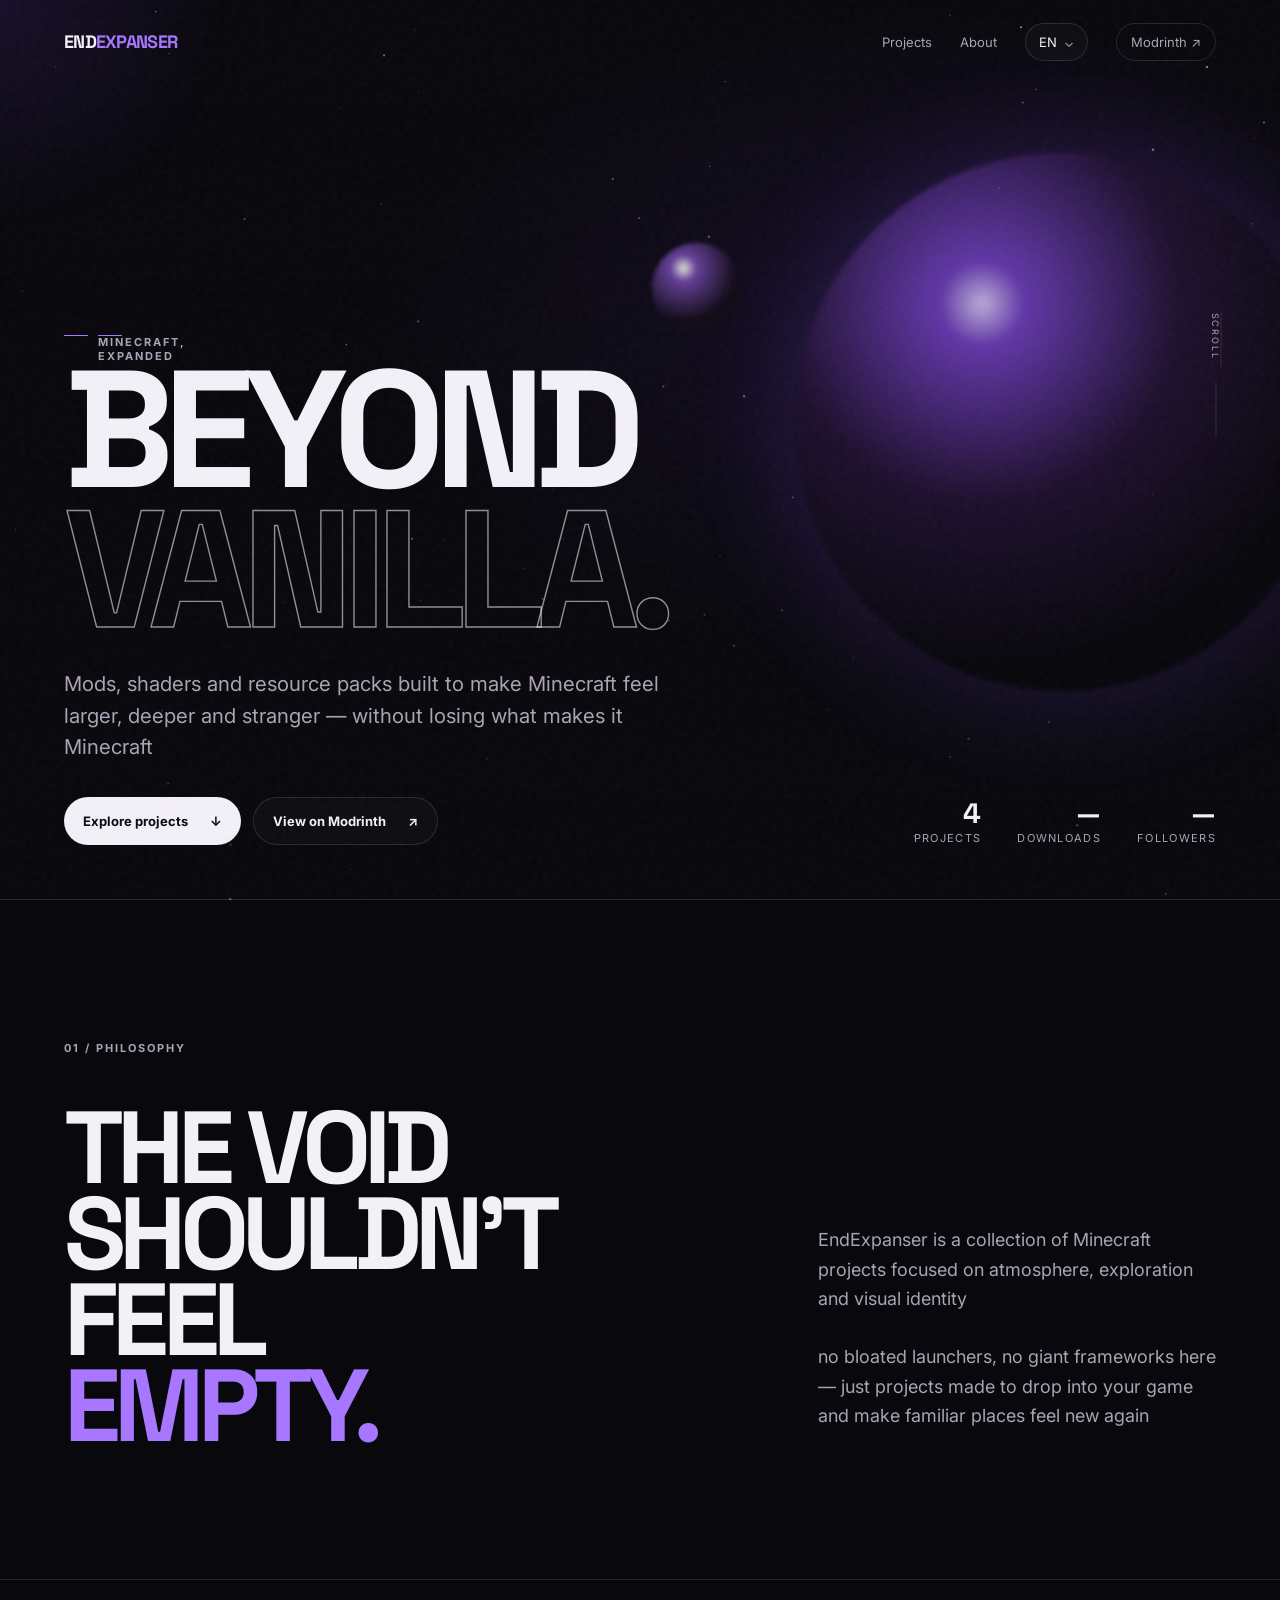
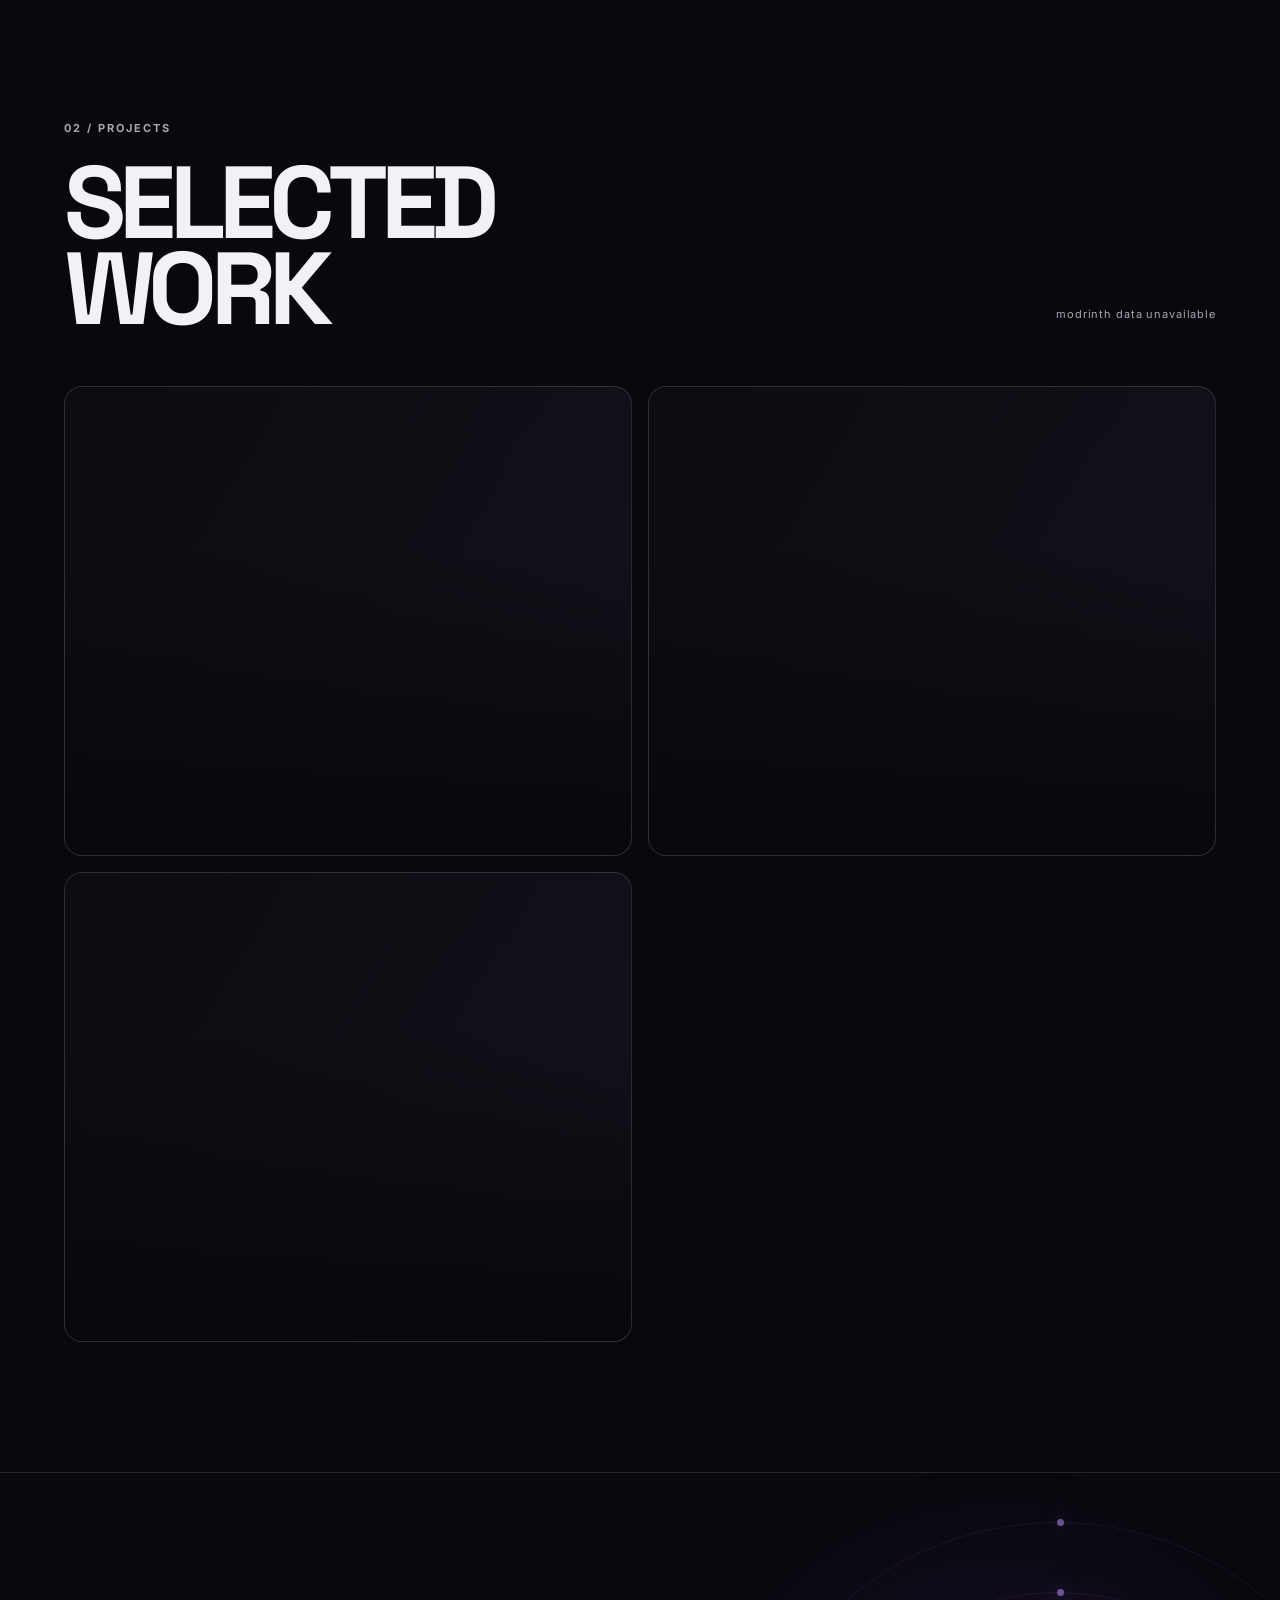
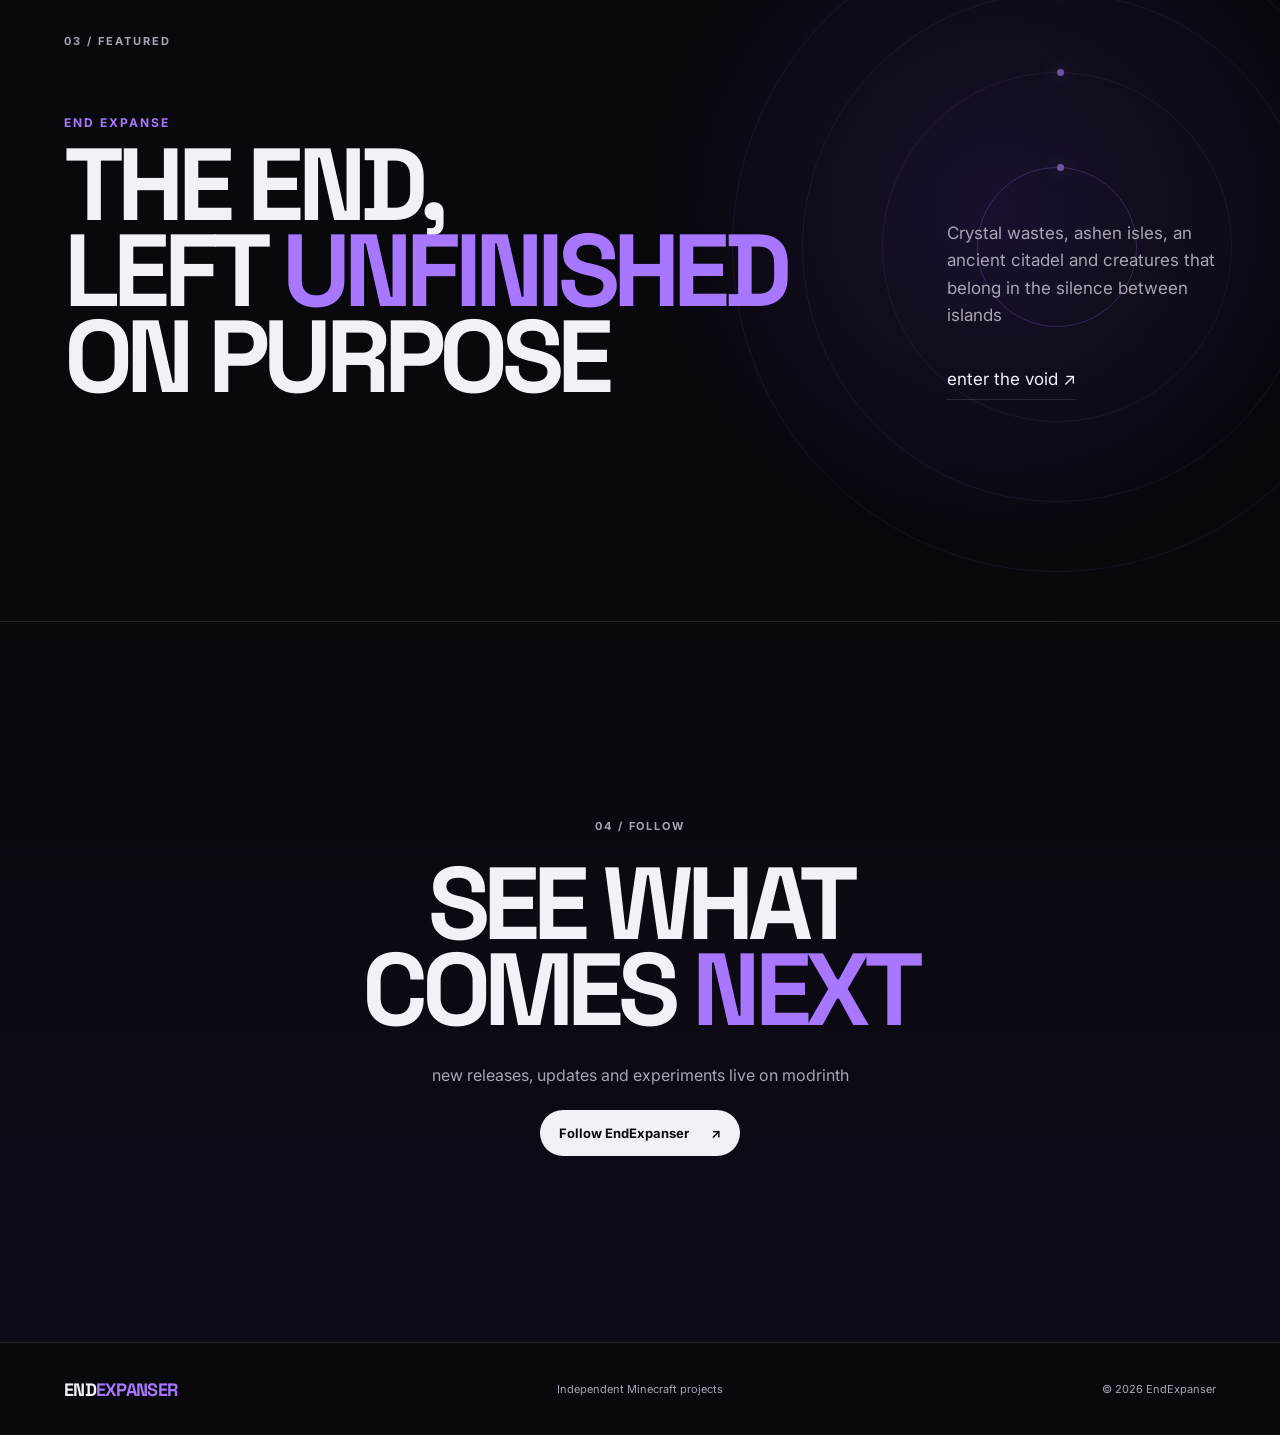
<file: index.html>
<!doctype html>
<html lang="en">
<head>
  <meta charset="utf-8">
  <meta name="viewport" content="width=device-width,initial-scale=1">
  <meta name="theme-color" content="#09080d">
  <meta name="description" content="EndExpanser — Minecraft mods, shaders and resource packs">
  <title>EndExpanser</title>
  <link rel="preconnect" href="https://api.modrinth.com">
  <link rel="stylesheet" href="style.css">
</head>
<body>
  <div class="noise"></div>
  <canvas id="stars" aria-hidden="true"></canvas>
  <div class="cursor-glow" aria-hidden="true"></div>

  <header class="topbar">
    <a href="#home" class="brand">END<span>EXPANSER</span></a>
    <nav>
      <a href="#projects" data-i18n="nav.projects">Projects</a>
      <a href="#about" data-i18n="nav.about">About</a>
      <div class="language-switcher" data-lang-switcher>
        <button class="lang-current" type="button" aria-haspopup="true" aria-expanded="false">EN <span>⌄</span></button>
        <div class="lang-menu" role="menu">
          <button type="button" data-lang="en">English</button>
          <button type="button" data-lang="ru">Русский</button>
          <button type="button" data-lang="uk">Українська</button>
        </div>
      </div>
      <a class="nav-cta" href="https://modrinth.com/user/EndExpanser" target="_blank" rel="noreferrer">Modrinth ↗</a>
    </nav>
  </header>

  <main>
    <section class="hero" id="home">
      <div class="orb orb-a"></div>
      <div class="orb orb-b"></div>
      <div class="hero-copy reveal">
        <div class="eyebrow"><span></span> <span data-i18n="hero.eyebrow">MINECRAFT, EXPANDED</span></div>
        <h1>
          <span class="line"><span data-i18n="hero.beyond">BEYOND</span></span>
          <span class="line outline"><span data-i18n="hero.vanilla">VANILLA.</span></span>
        </h1>
        <p class="lead">
          <span data-i18n="hero.lead">Mods, shaders and resource packs built to make Minecraft feel larger, deeper and stranger — without losing what makes it Minecraft</span>
        </p>
        <div class="hero-actions">
          <a class="button primary magnetic" href="#projects"><span data-i18n="hero.explore">Explore projects</span> <b>↓</b></a>
          <a class="button ghost magnetic" href="https://modrinth.com/user/EndExpanser" target="_blank" rel="noreferrer"><span data-i18n="hero.modrinth">View on Modrinth</span> ↗</a>
        </div>
      </div>

      <div class="hero-stats reveal">
        <div><strong id="projectCount">—</strong><span data-i18n="stats.projects">projects</span></div>
        <div><strong id="downloadCount">—</strong><span data-i18n="stats.downloads">downloads</span></div>
        <div><strong id="followerCount">—</strong><span data-i18n="stats.followers">followers</span></div>
      </div>

      <div class="scroll-mark"><span data-i18n="scroll">SCROLL</span> <span></span></div>
    </section>

    <section class="manifesto" id="about">
      <p class="kicker reveal"><span data-i18n="philosophy.kicker">01 / PHILOSOPHY</span></p>
      <div class="manifesto-grid">
        <h2 class="reveal"><span data-i18n="philosophy.title">THE VOID<br>SHOULDN'T FEEL<br><i>EMPTY.</i></span></h2>
        <div class="manifesto-copy reveal">
          <p>
            <span data-i18n="philosophy.p1">EndExpanser is a collection of Minecraft projects focused on atmosphere, exploration and visual identity</span>
          </p>
          <p>
            <span data-i18n="philosophy.p2">no bloated launchers, no giant frameworks here — just projects made to drop into your game and make familiar places feel new again</span>
          </p>
        </div>
      </div>
    </section>

    <section class="projects" id="projects">
      <div class="section-head reveal">
        <div>
          <p class="kicker"><span data-i18n="projects.kicker">02 / PROJECTS</span></p>
          <h2><span data-i18n="projects.title">SELECTED<br>WORK</span></h2>
        </div>
        <p id="apiStatus"><span data-i18n="api.syncing">syncing with modrinth…</span></p>
      </div>

      <div id="projectGrid" class="project-grid">
        <article class="project-card skeleton"><div></div></article>
        <article class="project-card skeleton"><div></div></article>
        <article class="project-card skeleton"><div></div></article>
      </div>
    </section>

    <section class="spotlight">
      <div class="spotlight-inner reveal">
        <p class="kicker"><span data-i18n="featured.kicker">03 / FEATURED</span></p>
        <div class="feature-layout">
          <div>
            <p class="feature-label"><span data-i18n="featured.label">END EXPANSE</span></p>
            <h2><span data-i18n="featured.title">THE END,<br>LEFT <i>UNFINISHED</i><br>ON PURPOSE</span></h2>
          </div>
          <div class="feature-copy">
            <p>
              <span data-i18n="featured.p">Crystal wastes, ashen isles, an ancient citadel and creatures that belong in the silence between islands</span>
            </p>
            <a class="text-link" href="https://modrinth.com/mod/end-expanse" target="_blank" rel="noreferrer"><span data-i18n="featured.link">enter the void</span> ↗</a>
          </div>
        </div>
      </div>
      <div class="rings" aria-hidden="true">
        <span></span><span></span><span></span><span></span>
      </div>
    </section>

    <section class="cta reveal">
      <p class="kicker"><span data-i18n="follow.kicker">04 / FOLLOW</span></p>
      <h2><span data-i18n="follow.title">SEE WHAT<br>COMES <i>NEXT</i></span></h2>
      <p><span data-i18n="follow.p">new releases, updates and experiments live on modrinth</span></p>
      <a class="button primary magnetic" href="https://modrinth.com/user/EndExpanser" target="_blank" rel="noreferrer"><span data-i18n="follow.button">Follow EndExpanser</span> ↗</a>
    </section>
  </main>

  <footer>
    <a class="brand" href="#home">END<span>EXPANSER</span></a>
    <p><span data-i18n="footer.text">Independent Minecraft projects</span></p>
    <p>© <span id="year"></span> EndExpanser</p>
  </footer>

  <script src="script.js"></script>
</body>
</html>
</file>
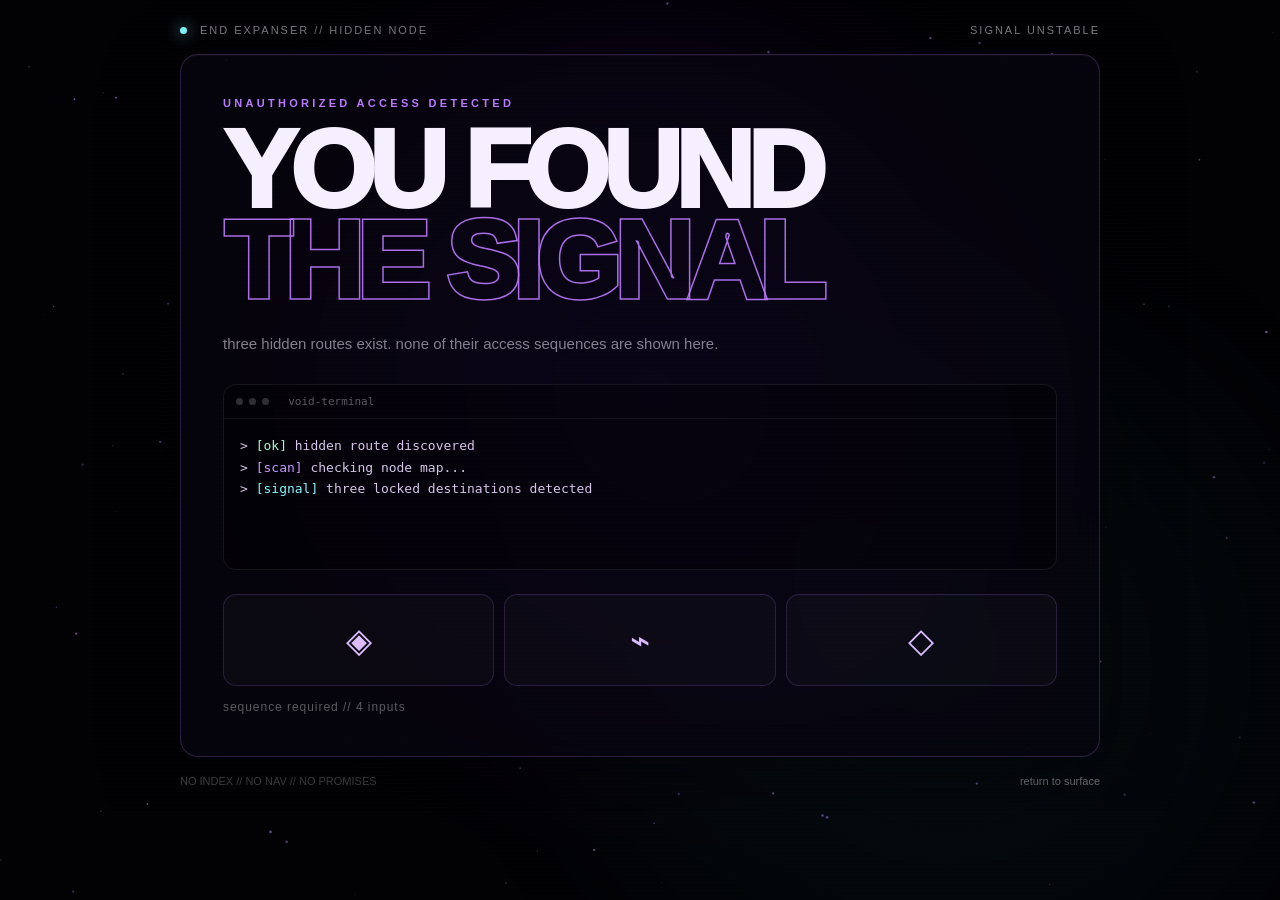
<file: secret/index.html>
<!DOCTYPE html>
<html lang="en">
<head>
<meta charset="UTF-8">
<meta name="viewport" content="width=device-width, initial-scale=1.0">

<title>EndExpanser // Secret Gate</title>

<style>
* {
  box-sizing: border-box;
  margin: 0;
  padding: 0;
}

:root {
  --bg: #020104;
  --panel: rgba(8, 5, 15, .74);
  --line: rgba(188, 118, 255, .22);
  --purple: #b979ff;
  --cyan: #7ef9ff;
  --text: #f6efff;
  --muted: rgba(246, 239, 255, .52);
}

html,
body {
  width: 100%;
  min-height: 100%;
  background: var(--bg);
  color: var(--text);
  font-family: Arial, sans-serif;
  overflow-x: hidden;
}

body {
  display: flex;
  align-items: center;
  justify-content: center;
  padding: 24px;
  position: relative;
}

/* BACKGROUND */

canvas {
  position: fixed;
  inset: 0;
  width: 100%;
  height: 100%;
  z-index: 0;
}

.glow {
  position: fixed;
  inset: -30%;

  background:
    radial-gradient(
      circle at 50% 45%,
      rgba(127, 50, 255, .18),
      transparent 35%
    ),
    radial-gradient(
      circle at 65% 65%,
      rgba(55, 220, 255, .06),
      transparent 30%
    );

  filter: blur(40px);

  animation:
    pulse 8s ease-in-out infinite;

  z-index: 1;
  pointer-events: none;
}

.scan {
  position: fixed;
  inset: 0;

  background:
    repeating-linear-gradient(
      to bottom,
      transparent 0 3px,
      rgba(255,255,255,.018) 4px
    );

  pointer-events: none;
  z-index: 10;
}

/* PAGE */

.wrap {
  position: relative;
  z-index: 5;

  width: min(920px, 100%);

  display: grid;
  gap: 18px;
}

.top {
  display: flex;
  justify-content: space-between;
  align-items: center;

  gap: 14px;

  font-size: 11px;
  letter-spacing: .18em;

  color: var(--muted);

  text-transform: uppercase;
}

.dot {
  width: 7px;
  height: 7px;

  background: var(--cyan);

  border-radius: 50%;

  display: inline-block;

  box-shadow:
    0 0 16px var(--cyan);

  margin-right: 8px;
}

.panel {
  border:
    1px solid var(--line);

  background:
    var(--panel);

  backdrop-filter:
    blur(16px);

  border-radius:
    18px;

  padding:
    clamp(22px, 5vw, 42px);

  box-shadow:
    0 20px 80px rgba(0,0,0,.45),
    inset 0 1px 0 rgba(255,255,255,.03);
}

.kicker {
  font-size: 11px;
  letter-spacing: .3em;

  color: var(--purple);

  font-weight: 900;

  margin-bottom: 15px;
}

h1 {
  font-size:
    clamp(44px, 10vw, 110px);

  line-height: .83;

  letter-spacing: -.065em;

  text-transform: uppercase;

  font-weight: 950;
}

h1 span {
  color: transparent;

  -webkit-text-stroke:
    1.5px rgba(188,121,255,.9);
}

.lead {
  margin-top: 24px;

  max-width: 620px;

  color: var(--muted);

  font-size: 15px;

  line-height: 1.7;
}

/* TERMINAL */

.terminal {
  margin-top: 28px;

  border:
    1px solid rgba(255,255,255,.08);

  border-radius: 13px;

  background:
    rgba(0,0,0,.34);

  overflow: hidden;
}

.termbar {
  display: flex;
  align-items: center;

  gap: 6px;

  padding:
    10px 12px;

  border-bottom:
    1px solid rgba(255,255,255,.06);

  color:
    rgba(255,255,255,.35);

  font:
    11px/1.2 monospace;
}

.termbar i {
  width: 7px;
  height: 7px;

  border-radius: 50%;

  background:
    rgba(255,255,255,.18);
}

.termbody {
  padding: 16px;

  min-height: 150px;

  font:
    13px/1.65
    ui-monospace,
    Consolas,
    monospace;

  color: #d8c6ea;
}

.line {
  opacity: 0;

  transform:
    translateY(5px);

  animation:
    appear .4s forwards;
}

.green {
  color: #9fffc8;
}

.purple {
  color: #c997ff;
}

.cyan {
  color: #7ef9ff;
}

/* BUTTONS */

.puzzle {
  display: grid;

  grid-template-columns:
    repeat(3, 1fr);

  gap: 10px;

  margin-top: 24px;
}

.sigil {
  appearance: none;

  border:
    1px solid rgba(188,121,255,.18);

  background:
    rgba(255,255,255,.025);

  color: #dcbcff;

  border-radius: 13px;

  min-height: 92px;

  font-size: 34px;

  cursor: pointer;

  transition: .22s;
}

.sigil:hover {
  transform:
    translateY(-3px);

  border-color:
    rgba(188,121,255,.45);

  box-shadow:
    0 10px 30px
    rgba(126,45,255,.12);
}

.sigil.active {
  background:
    rgba(126,45,255,.14);

  border-color:
    rgba(188,121,255,.6);

  text-shadow:
    0 0 20px var(--purple);
}

.hint {
  margin-top: 14px;

  font-size: 12px;

  color:
    rgba(255,255,255,.34);

  letter-spacing: .08em;
}

/* FOOTER */

.footer {
  display: flex;

  justify-content:
    space-between;

  gap: 10px;

  align-items: center;

  color:
    rgba(255,255,255,.28);

  font-size: 11px;
}

.back {
  color:
    rgba(255,255,255,.45);

  text-decoration: none;
}

.back:hover {
  color: white;
}

/* EFFECTS */

.glitch {
  animation:
    glitch .12s linear 3;
}

@keyframes appear {
  to {
    opacity: 1;
    transform: none;
  }
}

@keyframes pulse {
  50% {
    transform:
      scale(1.07);
  }
}

@keyframes glitch {
  0% {
    transform: translate(0);
  }

  33% {
    transform:
      translate(-4px, 1px);
  }

  66% {
    transform:
      translate(4px, -1px);
  }

  100% {
    transform: translate(0);
  }
}

@media (max-width: 650px) {

  .top,
  .footer {
    font-size: 9px;
  }

  .sigil {
    min-height: 74px;
    font-size: 28px;
  }

  .panel {
    padding: 22px;
  }
}
</style>
</head>

<body>

<canvas id="fx"></canvas>

<div class="glow"></div>
<div class="scan"></div>

<div class="wrap">

  <div class="top">

    <div>
      <span class="dot"></span>
      END EXPANSER // HIDDEN NODE
    </div>

    <div id="status">
      signal unstable
    </div>

  </div>

  <section
    class="panel"
    id="panel"
  >

    <div class="kicker">
      UNAUTHORIZED ACCESS DETECTED
    </div>

    <h1>
      YOU FOUND<br>
      <span>THE SIGNAL</span>
    </h1>

    <p class="lead">
      three hidden routes exist.
      none of their access sequences
      are shown here.
    </p>

    <div class="terminal">

      <div class="termbar">
        <i></i>
        <i></i>
        <i></i>

        &nbsp; void-terminal
      </div>

      <div
        class="termbody"
        id="terminal"
      ></div>

    </div>

    <div class="puzzle">

      <button
        class="sigil"
        data-n="1"
      >
        ◈
      </button>

      <button
        class="sigil"
        data-n="2"
      >
        ⌁
      </button>

      <button
        class="sigil"
        data-n="3"
      >
        ◇
      </button>

    </div>

    <div class="hint">
      sequence required // 4 inputs
    </div>

  </section>

  <div class="footer">

    <div>
      NO INDEX // NO NAV // NO PROMISES
    </div>

    <a
      class="back"
      href="/EndExpanser/"
    >
      return to surface
    </a>

  </div>

</div>

<script>

/* ELEMENTS */

const terminal =
  document.getElementById(
    "terminal"
  )

const statusEl =
  document.getElementById(
    "status"
  )

const panel =
  document.getElementById(
    "panel"
  )

const buttons = [
  ...document.querySelectorAll(
    ".sigil"
  )
]

/* TERMINAL STARTUP */

const lines = [

  '<span class="green">[ok]</span> hidden route discovered',

  '<span class="purple">[scan]</span> checking node map...',

  '<span class="cyan">[signal]</span> three locked destinations detected',

  '<span class="purple">[lock]</span> 4-input sequence required'

]

lines.forEach(
  (text, i) => {

    setTimeout(
      () => {

        const div =
          document.createElement(
            "div"
          )

        div.className =
          "line"

        div.innerHTML =
          "> " + text

        terminal.appendChild(
          div
        )

      },

      350 + i * 520
    )
  }
)

/* ==========================
   SECRET COMBINATIONS
   ========================== */

let entered = []

const secretCodes = {

  "1321":
    "/EndExpanser/secret/void/",

  "2133":
    "/EndExpanser/secret/archive/",

  "3212":
    "/EndExpanser/secret/signal/"

}

/* BUTTON LOGIC */

buttons.forEach(
  button => {

    button.addEventListener(
      "click",
      () => {

        const n =
          Number(
            button.dataset.n
          )

        entered.push(n)

        button.classList.add(
          "active"
        )

        setTimeout(
          () =>
            button.classList.remove(
              "active"
            ),
          250
        )

        statusEl.textContent =
          `sequence ${entered.length}/4`

        /* WAIT FOR 4 INPUTS */

        if (
          entered.length === 4
        ) {

          const code =
            entered.join("")

          const destination =
            secretCodes[code]

          /* CORRECT */

          if (destination) {

            statusEl.textContent =
              "ACCESS GRANTED"

            panel.classList.add(
              "glitch"
            )

            const div =
              document.createElement(
                "div"
              )

            div.className =
              "line"

            div.innerHTML =
              '> <span class="green">' +
              '[granted]</span> ' +
              'hidden node discovered'

            terminal.appendChild(
              div
            )

            setTimeout(
              () => {

                location.href =
                  destination

              },

              900
            )

          }

          /* WRONG */

          else {

            statusEl.textContent =
              "SEQUENCE REJECTED"

            const div =
              document.createElement(
                "div"
              )

            div.className =
              "line"

            div.innerHTML =
              '> <span style="color:#ff8fa3">' +
              '[denied]</span> ' +
              'invalid sequence'

            terminal.appendChild(
              div
            )

            panel.classList.add(
              "glitch"
            )

            setTimeout(
              () => {

                panel.classList.remove(
                  "glitch"
                )

                statusEl.textContent =
                  "signal unstable"

              },

              700
            )
          }

          entered = []
        }
      }
    )
  }
)

/* ==========================
   PARTICLE BACKGROUND
   ========================== */

const canvas =
  document.getElementById(
    "fx"
  )

const ctx =
  canvas.getContext(
    "2d"
  )

let particles = []

function resize() {

  const dpr =
    Math.min(
      devicePixelRatio || 1,
      2
    )

  canvas.width =
    innerWidth * dpr

  canvas.height =
    innerHeight * dpr

  canvas.style.width =
    innerWidth + "px"

  canvas.style.height =
    innerHeight + "px"

  ctx.setTransform(
    dpr,
    0,
    0,
    dpr,
    0,
    0
  )

  particles =
    Array.from(
      {
        length:
          Math.min(
            140,
            Math.floor(
              innerWidth *
              innerHeight /
              8500
            )
          )
      },

      () => ({

        x:
          Math.random() *
          innerWidth,

        y:
          Math.random() *
          innerHeight,

        r:
          Math.random() *
          1.2 +
          .2,

        a:
          Math.random() *
          .5 +
          .12,

        v:
          Math.random() *
          .12 +
          .02,

        phase:
          Math.random() *
          6.28

      })
    )
}

function draw(time) {

  ctx.clearRect(
    0,
    0,
    innerWidth,
    innerHeight
  )

  for (
    const p
    of particles
  ) {

    p.y -= p.v

    p.x +=
      Math.sin(
        time *
        .0003 +
        p.phase
      ) * .04

    if (
      p.y < -4
    ) {

      p.y =
        innerHeight + 4

      p.x =
        Math.random() *
        innerWidth
    }

    ctx.fillStyle =
      `rgba(
        193,
        136,
        255,
        ${p.a}
      )`

    ctx.beginPath()

    ctx.arc(
      p.x,
      p.y,
      p.r,
      0,
      Math.PI * 2
    )

    ctx.fill()
  }

  requestAnimationFrame(
    draw
  )
}

resize()

addEventListener(
  "resize",
  resize
)

requestAnimationFrame(
  draw
)

</script>

</body>
</html>
</file>
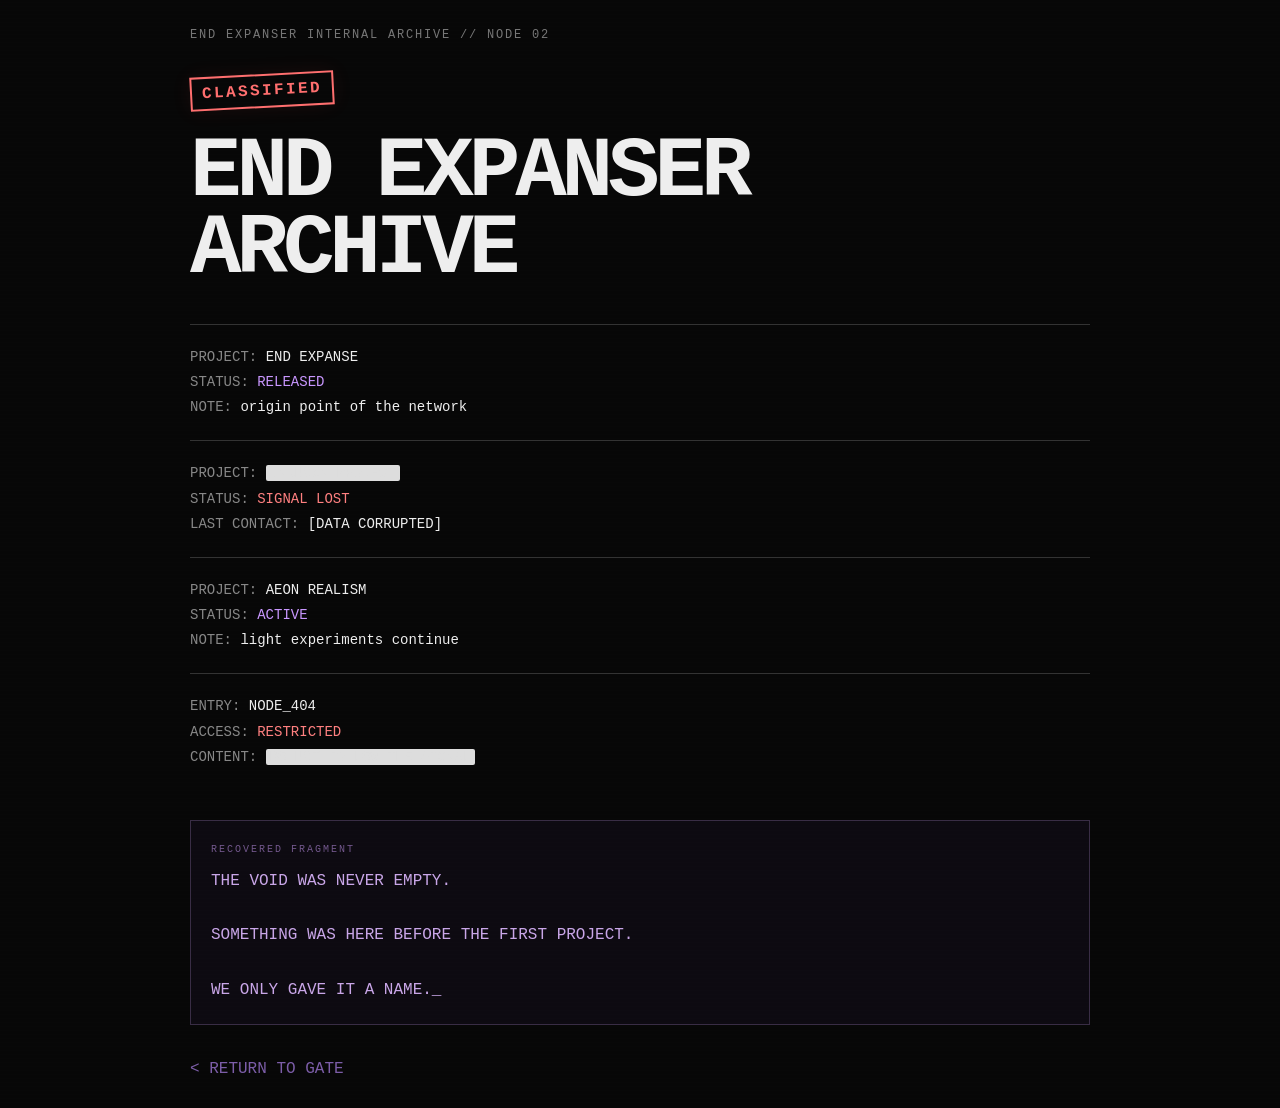
<file: secret/archive/index.html>
<!DOCTYPE html>
<html lang="en">
<head>
<meta charset="UTF-8">
<meta name="viewport" content="width=device-width, initial-scale=1.0">

<title>ARCHIVE NODE</title>

<style>
* {
  box-sizing: border-box;
}

html {
  background: #070707;
}

body {
  margin: 0;
  min-height: 100vh;
  padding: 28px;

  background:
    repeating-linear-gradient(
      0deg,
      transparent 0 3px,
      rgba(255,255,255,.012) 4px
    ),
    #070707;

  color: #d8d8d8;

  font-family:
    ui-monospace,
    SFMono-Regular,
    Consolas,
    monospace;
}

.wrap {
  max-width: 900px;
  margin: auto;
}

.top {
  color: #777;

  font-size: 12px;
  letter-spacing: .15em;

  margin-bottom: 20px;
}

.stamp {
  color: #ff6f6f;

  border:
    2px solid #ff6f6f;

  display: inline-block;

  padding:
    6px 10px;

  transform:
    rotate(-3deg);

  margin:
    12px 0 26px;

  font-weight: bold;

  letter-spacing: .15em;

  box-shadow:
    0 0 20px
    rgba(255,80,80,.08);
}

h1 {
  font-size:
    clamp(42px, 8vw, 86px);

  line-height: .9;

  letter-spacing: -.06em;

  margin:
    0 0 35px;

  color: #eee;
}

.file {
  border-top:
    1px solid #333;

  padding:
    20px 0;

  line-height: 1.8;

  font-size: 14px;
}

.label {
  color: #888;
}

.value {
  color: #eee;
}

.warning {
  color: #ff8080;
}

.purple {
  color: #c997ff;
}

.redacted {
  background: #ddd;
  color: #ddd;

  border-radius: 2px;

  user-select: none;

  padding:
    0 4px;
}

.fragment {
  margin-top: 30px;

  padding: 20px;

  border:
    1px solid #392d45;

  background:
    rgba(150, 80, 255, .04);

  color: #c9a6e8;

  line-height: 1.7;
}

.fragment::before {
  content:
    "RECOVERED FRAGMENT";

  display: block;

  color: #73588d;

  font-size: 10px;

  letter-spacing: .2em;

  margin-bottom: 10px;
}

.back {
  display: inline-block;

  margin-top: 35px;

  color: #bb8cff;

  text-decoration: none;

  opacity: .65;

  transition: .2s;
}

.back:hover {
  opacity: 1;

  text-shadow:
    0 0 12px #9f5cff;
}

.cursor {
  animation:
    blink .8s infinite;
}

@keyframes blink {
  50% {
    opacity: 0;
  }
}

@media (max-width: 600px) {

  body {
    padding: 20px;
  }

  .file {
    font-size: 12px;
  }
}
</style>
</head>

<body>

<div class="wrap">

  <div class="top">
    END EXPANSER INTERNAL ARCHIVE
    // NODE 02
  </div>

  <div class="stamp">
    CLASSIFIED
  </div>

  <h1>
    END EXPANSER<br>
    ARCHIVE
  </h1>

  <div class="file">

    <span class="label">
      PROJECT:
    </span>

    <span class="value">
      END EXPANSE
    </span>

    <br>

    <span class="label">
      STATUS:
    </span>

    <span class="purple">
      RELEASED
    </span>

    <br>

    <span class="label">
      NOTE:
    </span>

    <span class="value">
      origin point of the network
    </span>

  </div>

  <div class="file">

    <span class="label">
      PROJECT:
    </span>

    <span class="redacted">
      UNKNOWN PROJECT
    </span>

    <br>

    <span class="label">
      STATUS:
    </span>

    <span class="warning">
      SIGNAL LOST
    </span>

    <br>

    <span class="label">
      LAST CONTACT:
    </span>

    <span class="value">
      [DATA CORRUPTED]
    </span>

  </div>

  <div class="file">

    <span class="label">
      PROJECT:
    </span>

    <span class="value">
      AEON REALISM
    </span>

    <br>

    <span class="label">
      STATUS:
    </span>

    <span class="purple">
      ACTIVE
    </span>

    <br>

    <span class="label">
      NOTE:
    </span>

    <span class="value">
      light experiments continue
    </span>

  </div>

  <div class="file">

    <span class="label">
      ENTRY:
    </span>

    <span class="value">
      NODE_404
    </span>

    <br>

    <span class="label">
      ACCESS:
    </span>

    <span class="warning">
      RESTRICTED
    </span>

    <br>

    <span class="label">
      CONTENT:
    </span>

    <span class="redacted">
      DO NOT FOLLOW THE SIGNAL
    </span>

  </div>

  <div class="fragment">
    THE VOID WAS NEVER EMPTY.
    <br><br>

    SOMETHING WAS HERE BEFORE
    THE FIRST PROJECT.
    <br><br>

    WE ONLY GAVE IT A NAME.<span class="cursor">_</span>
  </div>

  <a
    class="back"
    href="/EndExpanser/secret/"
  >
    &lt; RETURN TO GATE
  </a>

</div>

</body>
</html>
</file>
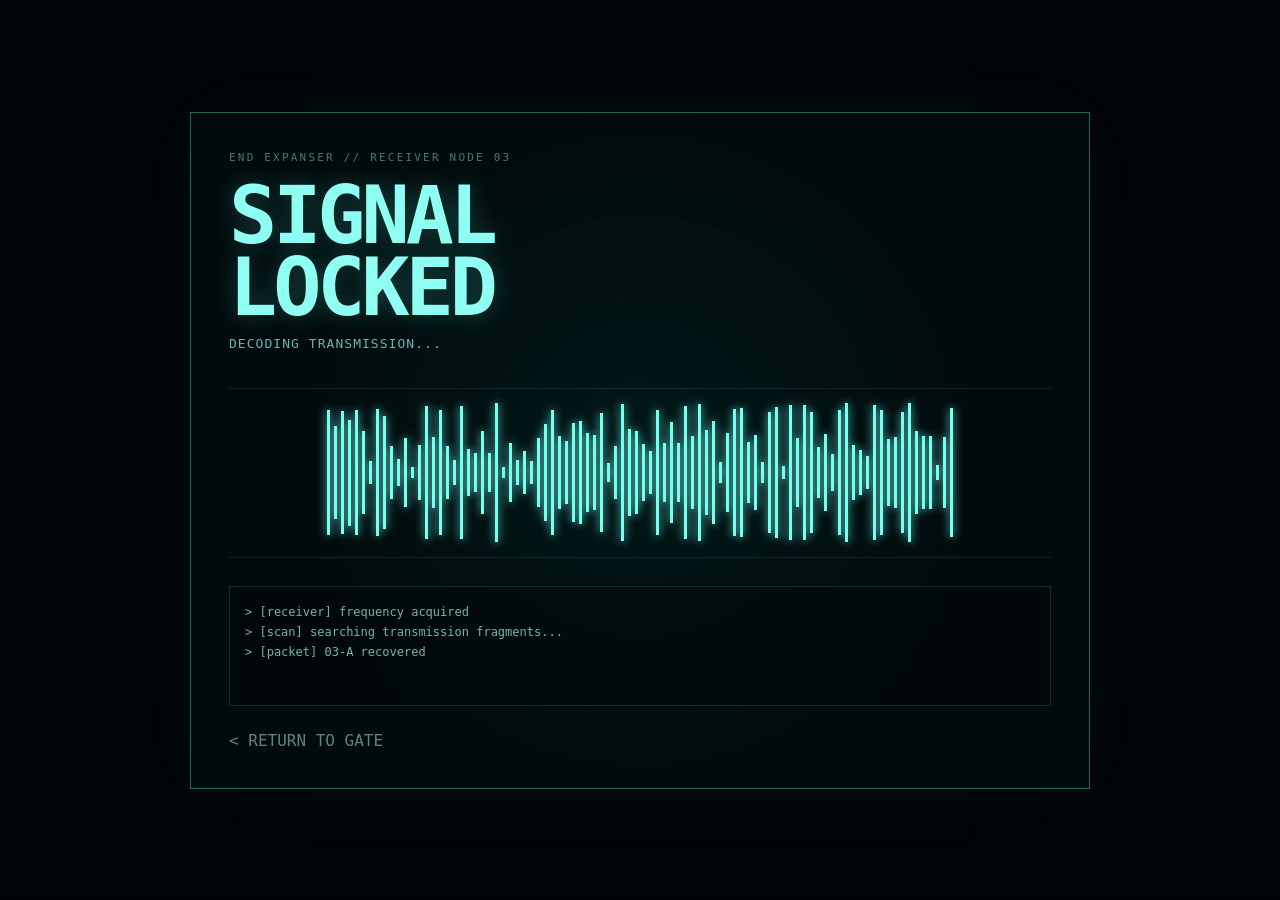
<file: secret/signal/index.html>
<!DOCTYPE html>
<html lang="en">
<head>
<meta charset="UTF-8">
<meta name="viewport" content="width=device-width, initial-scale=1.0">

<title>SIGNAL NODE</title>

<style>
* {
  box-sizing: border-box;
}

html,
body {
  margin: 0;
  width: 100%;
  min-height: 100%;

  background: #010406;
  color: #90fff3;

  font-family:
    ui-monospace,
    SFMono-Regular,
    Consolas,
    monospace;

  overflow: hidden;
}

body {
  min-height: 100vh;

  display: flex;
  align-items: center;
  justify-content: center;

  padding: 24px;

  background:
    radial-gradient(
      circle at center,
      rgba(0,255,220,.055),
      transparent 45%
    ),
    #010406;
}

/* SCANLINES */

.scanlines {
  position: fixed;
  inset: 0;

  pointer-events: none;

  background:
    repeating-linear-gradient(
      to bottom,
      transparent 0 3px,
      rgba(100,255,240,.018) 4px
    );

  z-index: 10;
}

/* MAIN BOX */

.box {
  position: relative;

  width: min(900px, 100%);

  border:
    1px solid #1e665f;

  padding:
    clamp(20px, 5vw, 38px);

  background:
    rgba(0,255,220,.025);

  box-shadow:
    0 0 80px
    rgba(0,255,220,.04);
}

.status {
  font-size: 11px;

  letter-spacing: .2em;

  opacity: .45;

  margin-bottom: 16px;
}

h1 {
  font-size:
    clamp(38px, 8vw, 80px);

  line-height: .9;

  letter-spacing: -.05em;

  margin:
    0 0 12px;

  text-shadow:
    0 0 25px
    rgba(100,255,240,.25);
}

.message {
  min-height: 24px;

  opacity: .7;

  font-size: 13px;

  letter-spacing: .08em;
}

/* SIGNAL WAVE */

.wave {
  height: 170px;

  display: flex;
  align-items: center;
  justify-content: center;

  gap: 4px;

  margin:
    28px 0;

  overflow: hidden;

  border-top:
    1px solid rgba(100,255,240,.1);

  border-bottom:
    1px solid rgba(100,255,240,.1);
}

.wave i {
  display: block;

  width: 3px;

  min-height: 4px;

  background:
    #77ffef;

  box-shadow:
    0 0 10px #77ffef;

  animation:
    wave 1.4s ease-in-out infinite;
}

/* TERMINAL */

.terminal {
  border:
    1px solid rgba(100,255,240,.15);

  background:
    rgba(0,0,0,.3);

  padding: 15px;

  min-height: 120px;

  color:
    rgba(160,255,245,.7);

  font-size: 12px;

  line-height: 1.7;
}

.line {
  opacity: 0;

  animation:
    appear .35s forwards;
}

.good {
  color: #a8ffcf;
}

.warn {
  color: #ffcb7e;
}

/* FINAL TRANSMISSION */

.transmission {
  display: none;

  margin-top: 22px;

  border:
    1px solid rgba(120,255,240,.3);

  padding: 18px;

  background:
    rgba(80,255,230,.04);

  animation:
    reveal .6s ease both;
}

.transmission.open {
  display: block;
}

.transmission small {
  display: block;

  opacity: .4;

  letter-spacing: .2em;

  margin-bottom: 10px;
}

.transmission strong {
  font-size:
    clamp(18px, 4vw, 28px);

  letter-spacing: .08em;

  color: #cafff8;

  text-shadow:
    0 0 15px
    rgba(100,255,240,.3);
}

/* BACK */

.back {
  display: inline-block;

  margin-top: 25px;

  color: #b6fff8;

  text-decoration: none;

  opacity: .5;

  transition: .2s;
}

.back:hover {
  opacity: 1;

  text-shadow:
    0 0 12px #70fff0;
}

/* ANIMATIONS */

@keyframes wave {

  0%,
  100% {
    transform:
      scaleY(.15);

    opacity: .35;
  }

  50% {
    transform:
      scaleY(1);

    opacity: 1;
  }
}

@keyframes appear {
  to {
    opacity: 1;
  }
}

@keyframes reveal {

  from {
    opacity: 0;

    transform:
      translateY(10px);

    filter:
      blur(5px);
  }

  to {
    opacity: 1;

    transform:
      translateY(0);

    filter:
      blur(0);
  }
}

@keyframes glitch {

  0% {
    transform:
      translate(0);
  }

  25% {
    transform:
      translate(-3px, 1px);
  }

  50% {
    transform:
      translate(3px, -1px);
  }

  75% {
    transform:
      translate(-2px, -1px);
  }

  100% {
    transform:
      translate(0);
  }
}

.glitch {
  animation:
    glitch .1s linear 5;
}

@media (max-width: 600px) {

  .wave {
    gap: 2px;
    height: 130px;
  }

  .wave i {
    width: 2px;
  }

  .box {
    padding: 20px;
  }
}
</style>
</head>

<body>

<div class="scanlines"></div>

<div
  class="box"
  id="box"
>

  <div class="status">
    END EXPANSER //
    RECEIVER NODE 03
  </div>

  <h1>
    SIGNAL<br>
    LOCKED
  </h1>

  <div
    class="message"
    id="message"
  >
    DECODING TRANSMISSION...
  </div>

  <div
    class="wave"
    id="wave"
  ></div>

  <div
    class="terminal"
    id="terminal"
  ></div>

  <div
    class="transmission"
    id="transmission"
  >

    <small>
      TRANSMISSION RECOVERED
    </small>

    <strong>
      KEEP EXPANDING.
      THE END IS NOT THE END.
    </strong>

  </div>

  <a
    class="back"
    href="/EndExpanser/secret/"
  >
    &lt; RETURN TO GATE
  </a>

</div>

<script>

/* SIGNAL BARS */

const wave =
  document.getElementById(
    "wave"
  )

for (
  let i = 0;
  i < 90;
  i++
) {

  const bar =
    document.createElement(
      "i"
    )

  bar.style.height =
    (
      10 +
      Math.random() * 130
    ) +
    "px"

  bar.style.animationDelay =
    (
      Math.random() *
      1.4
    ) +
    "s"

  bar.style.animationDuration =
    (
      .7 +
      Math.random() *
      1.3
    ) +
    "s"

  wave.appendChild(
    bar
  )
}

/* TERMINAL */

const terminal =
  document.getElementById(
    "terminal"
  )

const message =
  document.getElementById(
    "message"
  )

const transmission =
  document.getElementById(
    "transmission"
  )

const box =
  document.getElementById(
    "box"
  )

const lines = [

  "[receiver] frequency acquired",

  "[scan] searching transmission fragments...",

  "[packet] 03-A recovered",

  "[packet] 03-B recovered",

  "[warning] unknown carrier detected",

  "[decode] rebuilding message...",

  "[decode] 37%",

  "[decode] 68%",

  "[decode] 94%",

  "[decode] 100%"

]

lines.forEach(
  (text, index) => {

    setTimeout(
      () => {

        const line =
          document.createElement(
            "div"
          )

        line.className =
          "line"

        if (
          text.includes(
            "warning"
          )
        ) {

          line.classList.add(
            "warn"
          )
        }

        if (
          text.includes(
            "100%"
          )
        ) {

          line.classList.add(
            "good"
          )
        }

        line.textContent =
          "> " + text

        terminal.appendChild(
          line
        )

      },

      350 +
      index * 330
    )
  }
)

/* FINAL MESSAGE */

setTimeout(
  () => {

    message.textContent =
      "TRANSMISSION DECODED"

    box.classList.add(
      "glitch"
    )

    setTimeout(
      () => {

        box.classList.remove(
          "glitch"
        )

        transmission.classList.add(
          "open"
        )

      },

      600
    )

  },

  3900
)

</script>

</body>
</html>
</file>
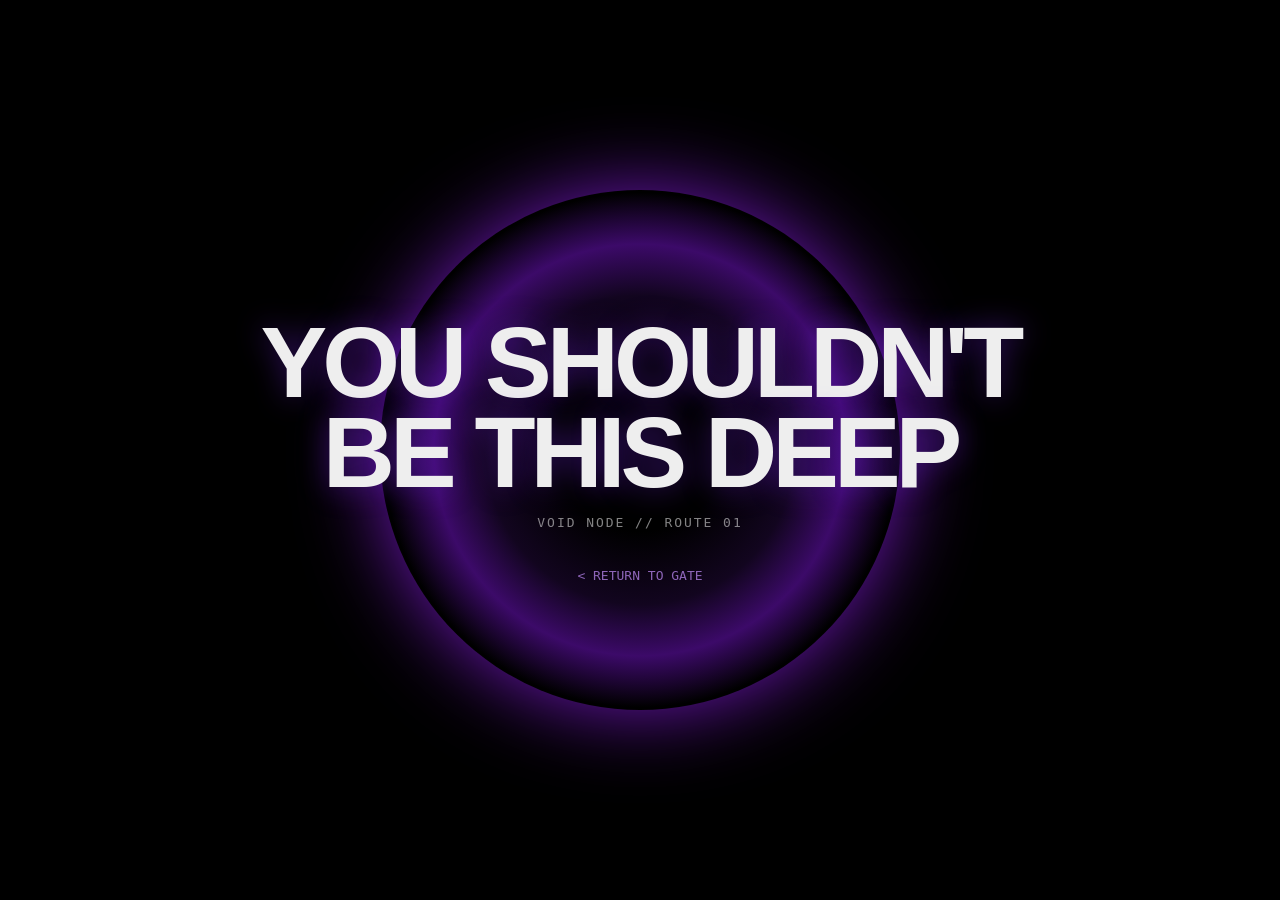
<file: secret/void/index.html>
<!DOCTYPE html>
<html lang="en">
<head>
<meta charset="UTF-8">
<meta name="viewport" content="width=device-width, initial-scale=1.0">

<title>VOID NODE</title>

<style>
* {
  box-sizing: border-box;
}

html,
body {
  margin: 0;
  width: 100%;
  height: 100%;
  overflow: hidden;

  background: #000;
  color: #eee;

  font-family: Arial, sans-serif;
}

body {
  display: grid;
  place-items: center;
  text-align: center;
}

/* VOID */

.void {
  width: min(64vw, 520px);
  aspect-ratio: 1;

  border-radius: 50%;

  background:
    radial-gradient(
      circle,
      #000 22%,
      #12051f 42%,
      #3c0a69 56%,
      transparent 70%
    );

  box-shadow:
    0 0 80px #6f16b8;

  animation:
    pulse 4s ease-in-out infinite;
}

/* TEXT */

.content {
  position: fixed;
  z-index: 2;

  padding: 20px;
}

h1 {
  font-size:
    clamp(42px, 9vw, 100px);

  line-height: .9;

  letter-spacing: -.05em;

  margin: 0;

  text-shadow:
    0 0 30px rgba(130, 40, 255, .4);
}

p {
  opacity: .55;

  margin-top: 18px;

  letter-spacing: .15em;

  font-family: monospace;
}

a {
  display: inline-block;

  margin-top: 25px;

  color: #c590ff;

  text-decoration: none;

  font-family: monospace;

  opacity: .7;

  transition: .2s;
}

a:hover {
  opacity: 1;

  text-shadow:
    0 0 15px #9c52ff;
}

/* ANIMATION */

@keyframes pulse {

  0%,
  100% {
    transform: scale(1);

    filter:
      blur(0);
  }

  50% {
    transform: scale(1.1);

    filter:
      blur(2px);
  }
}
</style>
</head>

<body>

<div class="void"></div>

<div class="content">

  <h1>
    YOU SHOULDN'T<br>
    BE THIS DEEP
  </h1>

  <p>
    VOID NODE // ROUTE 01
  </p>

  <a href="/EndExpanser/secret/">
    &lt; RETURN TO GATE
  </a>

</div>

</body>
</html>
</file>
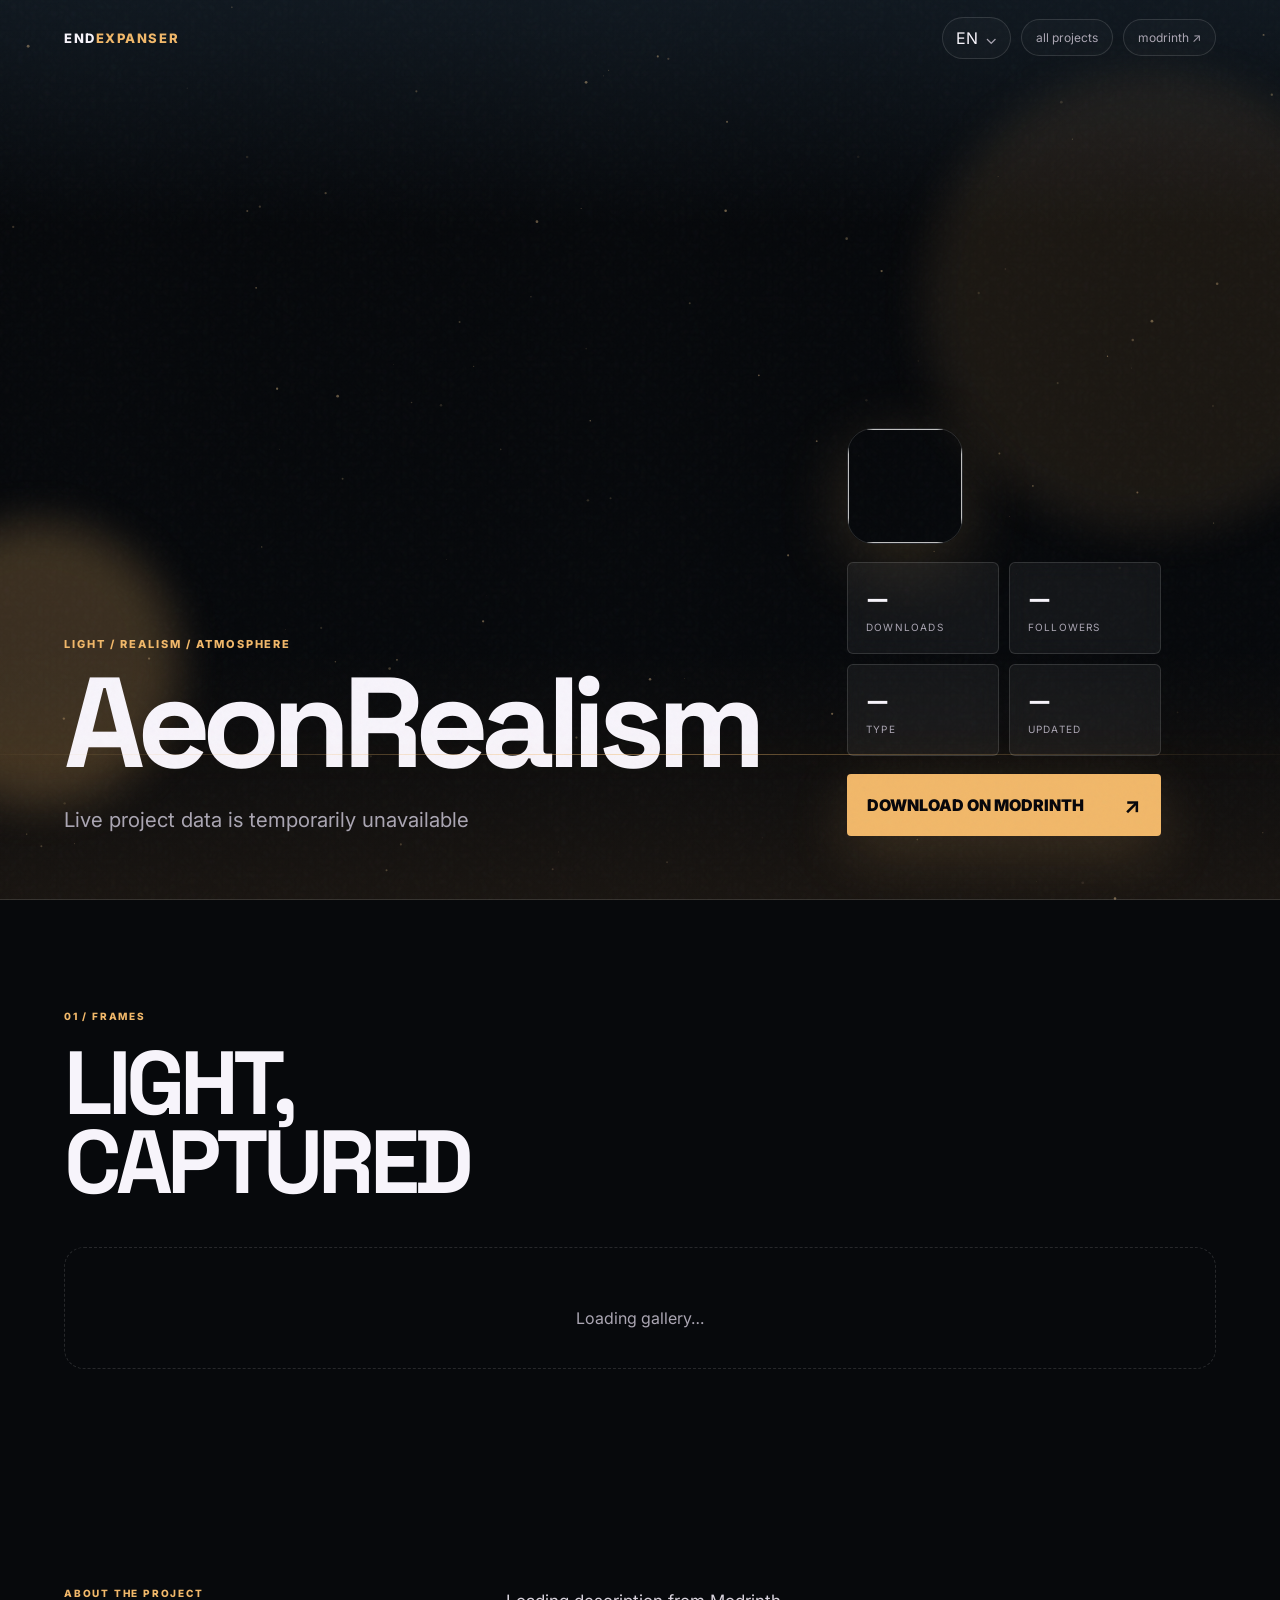
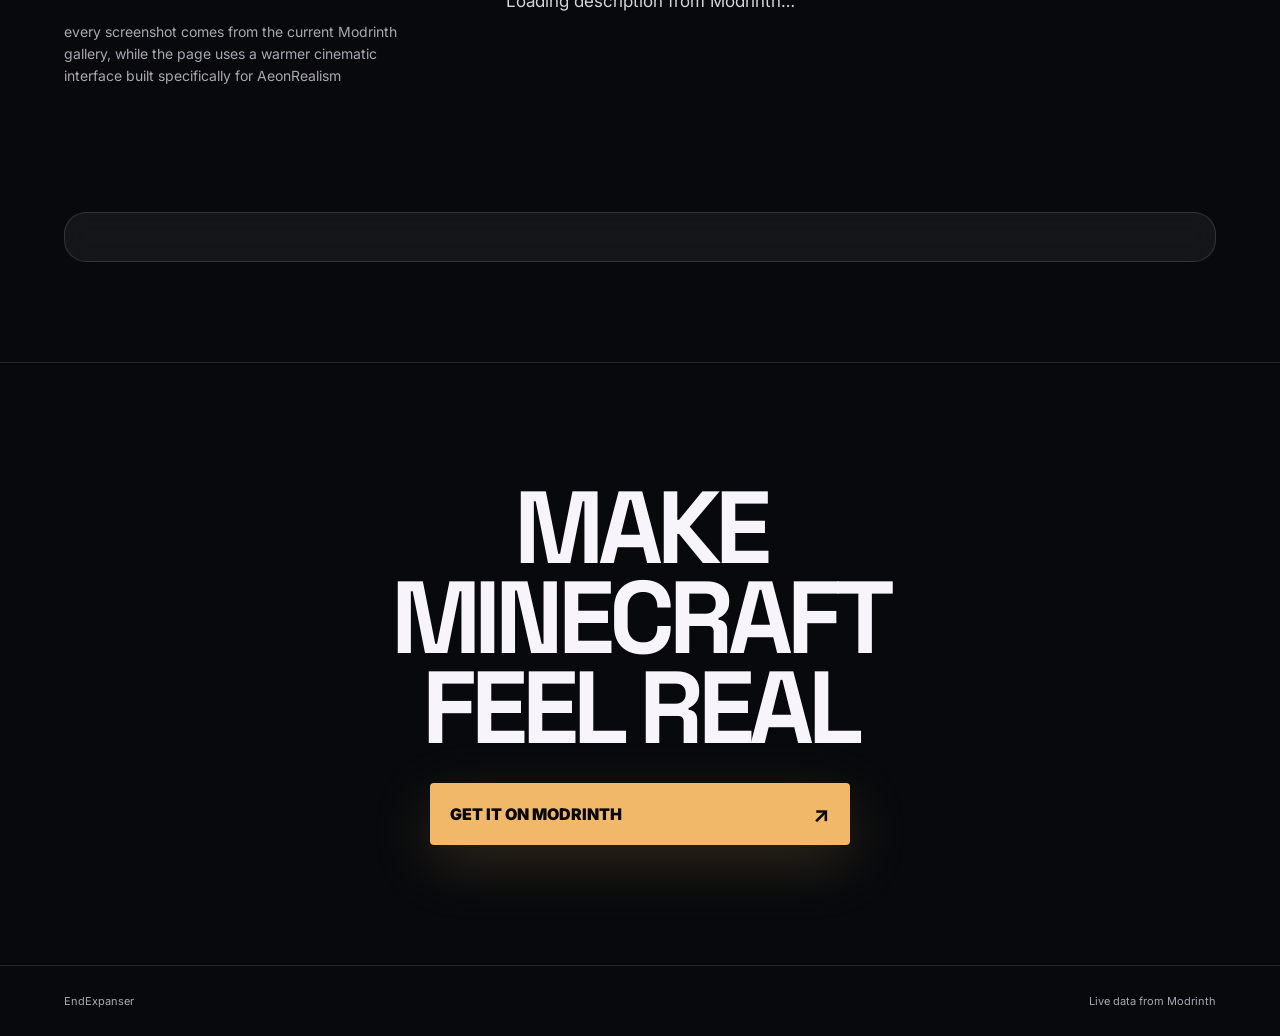
<file: aeonrealism.html>
<!doctype html>
<html lang="en">
<head>
  <meta charset="utf-8">
  <meta name="viewport" content="width=device-width,initial-scale=1">
  <meta name="theme-color" content="#07070b">
  <title>AeonRealism — EndExpanser</title>
  <link rel="preconnect" href="https://api.modrinth.com">
  <link rel="preconnect" href="https://fonts.googleapis.com">
  <link rel="preconnect" href="https://fonts.gstatic.com" crossorigin>
  <link href="https://fonts.googleapis.com/css2?family=Inter:wght@400;500;600;700;800;900&family=Space+Grotesk:wght@500;600;700&display=swap" rel="stylesheet">
  <link rel="stylesheet" href="project.css">
</head>
<body class="theme-aeon">
<div class="project-shell">
  <div class="bg-layer"><canvas id="fx"></canvas><div class="glow-orb a"></div><div class="glow-orb b"></div></div>

  <div class="loading-screen" id="loading">
    <div class="loader"><div class="loader-ring"></div><p id="loadingText">SYNCING WITH MODRINTH</p></div>
  </div>

  <header class="sitebar">
    <a class="home-link" href="index.html">END<span>EXPANSER</span></a>
    <div class="site-actions">
      <div class="language-switcher" data-lang-switcher>
        <button class="lang-current" type="button" aria-haspopup="true" aria-expanded="false">EN <span>⌄</span></button>
        <div class="lang-menu" role="menu"><button type="button" data-lang="en">English</button><button type="button" data-lang="ru">Русский</button><button type="button" data-lang="uk">Українська</button></div>
      </div>
      <a class="mini-btn hide-mobile" href="index.html#projects" data-i18n="common.allProjects">all projects</a>
      <a class="mini-btn" data-modrinth href="https://modrinth.com/user/EndExpanser" target="_blank" rel="noreferrer"><span data-i18n="common.modrinth">modrinth</span> ↗</a>
    </div>
  </header>

  <main>
    <section class="hero">
      <div class="hero-grid">
        <div class="reveal">
          <div class="eyebrow" data-i18n="theme.eyebrow">LIGHT / REALISM / ATMOSPHERE</div>
          <h1 id="projectTitle">AeonRealism</h1>
          <p class="hero-summary" id="projectSummary"><span data-i18n="common.loadingDetails">Loading project details from Modrinth…</span></p>
        </div>

        <div class="hero-side reveal">
          <img class="project-icon" id="projectIcon" alt="">
          <div class="stats">
            <div class="stat"><strong id="downloads">—</strong><span data-i18n="stats.downloads">downloads</span></div>
            <div class="stat"><strong id="followers">—</strong><span data-i18n="stats.followers">followers</span></div>
            <div class="stat"><strong id="projectType">—</strong><span data-i18n="stats.type">type</span></div>
            <div class="stat"><strong id="updated">—</strong><span data-i18n="stats.updated">updated</span></div>
          </div>
          <a class="download" data-modrinth href="https://modrinth.com/user/EndExpanser" target="_blank" rel="noreferrer">
            <span data-i18n="common.download">DOWNLOAD ON MODRINTH</span><b>↗</b>
          </a>
        </div>
      </div>
    </section>

    <section class="content-section">
      <div class="section-label" data-i18n="theme.section">01 / FRAMES</div>
      <h2 class="content-title reveal" data-i18n="theme.title">LIGHT,<br>CAPTURED</h2>
      <div class="gallery" id="gallery"><div class="empty-gallery"><span data-i18n="common.loadingGallery">Loading gallery…</span></div></div>
    </section>

    <section class="content-section">
      <div class="description-wrap">
        <aside class="sticky-note reveal">
          <div class="section-label"><span data-i18n="common.aboutProject">ABOUT THE PROJECT</span></div>
          <p>every screenshot comes from the current Modrinth gallery, while the page uses a warmer cinematic interface built specifically for AeonRealism</p>
        </aside>
        <article class="prose reveal" id="description"><span data-i18n="common.loadingDescription">Loading description from Modrinth…</span></article>
      </div>
    </section>

    <div class="meta-strip reveal" id="tags"></div>

    <section class="bottom-cta">
      <h2 class="reveal" data-i18n="theme.bottom">MAKE<br>MINECRAFT<br>FEEL REAL</h2>
      <a class="download reveal" data-modrinth href="https://modrinth.com/user/EndExpanser" target="_blank" rel="noreferrer">
        <span data-i18n="common.get">GET IT ON MODRINTH</span><b>↗</b>
      </a>
    </section>
  </main>

  <footer class="footer">
    <span>EndExpanser</span><span><span data-i18n="common.liveData">Live data from Modrinth</span></span>
  </footer>

  <div class="lightbox" id="lightbox">
    <button id="lightboxClose" aria-label="Close">×</button>
    <img id="lightboxImg" alt="Gallery preview">
  </div>
</div>
<script>window.PROJECT_CONFIG={"title": "AeonRealism", "slug": "aeonrealism", "theme": "aeon"}</script>
<script src="project.js"></script>
</body>
</html>
</file>
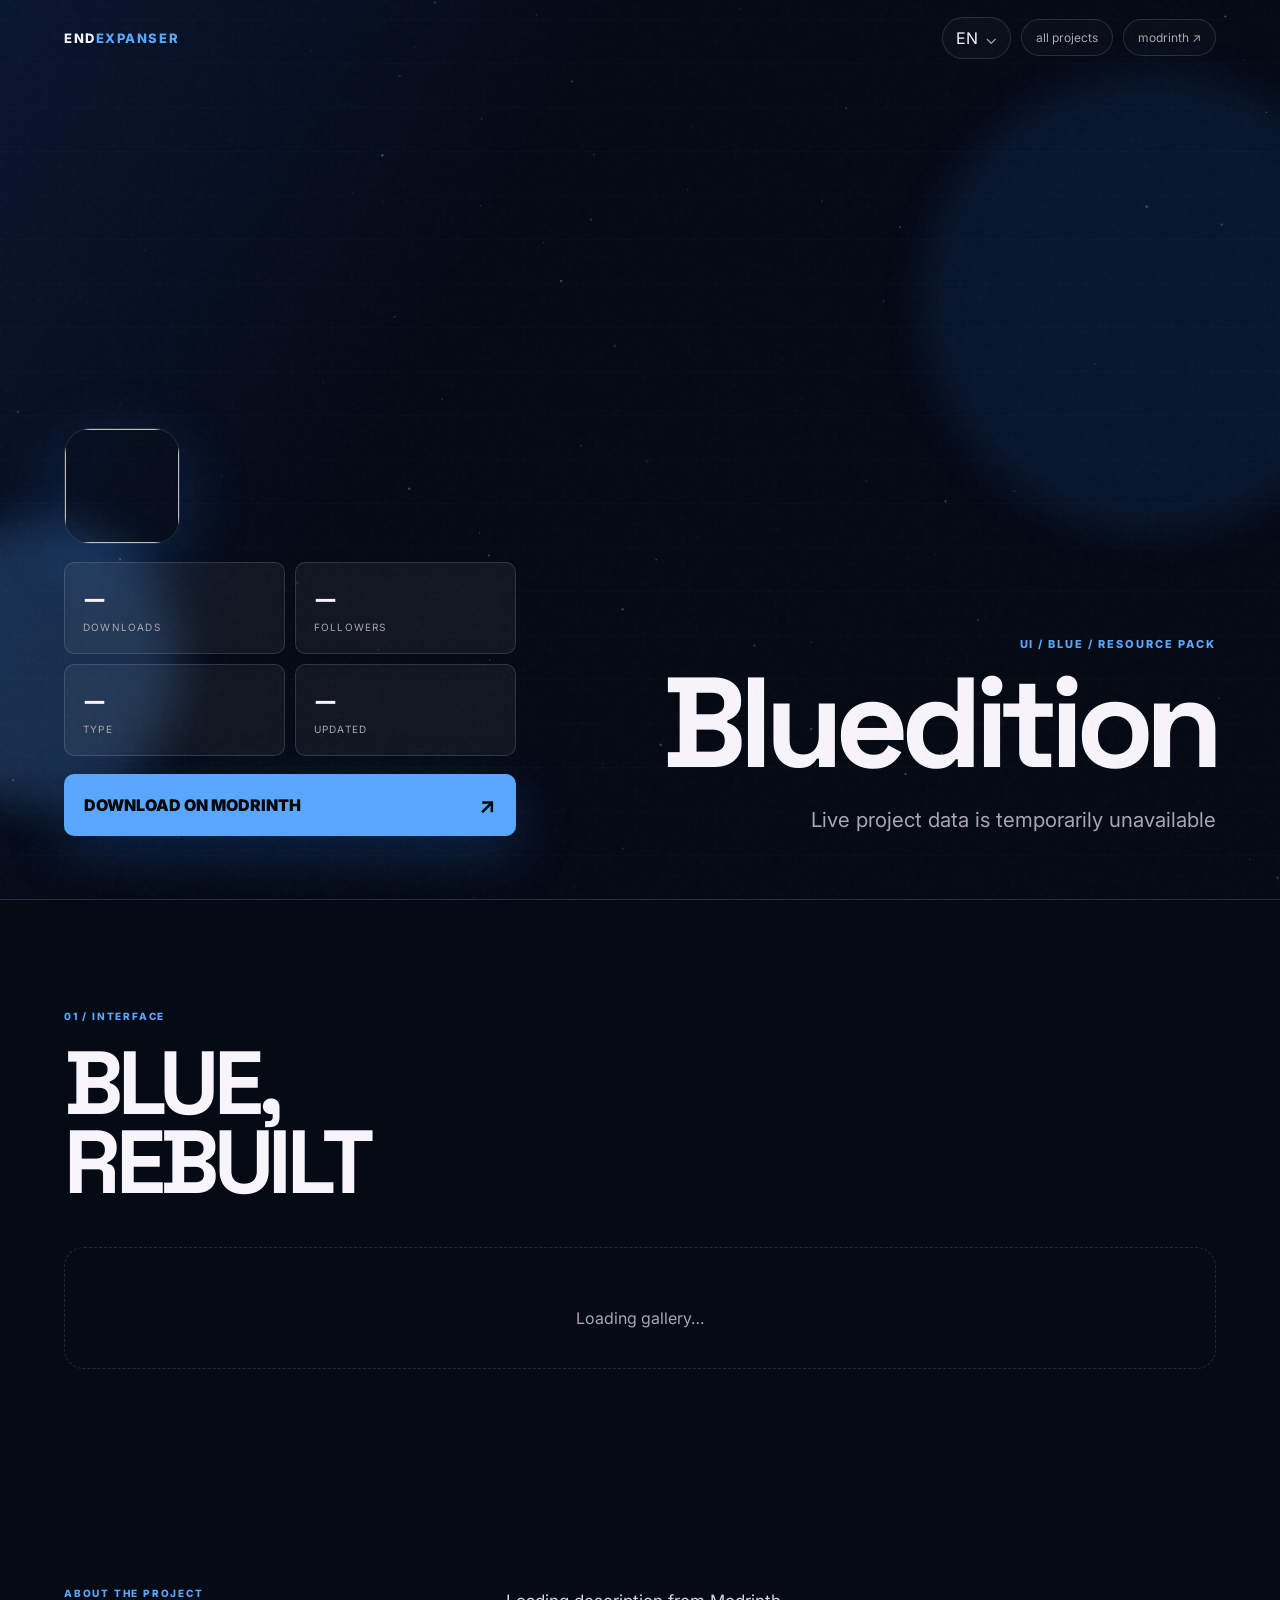
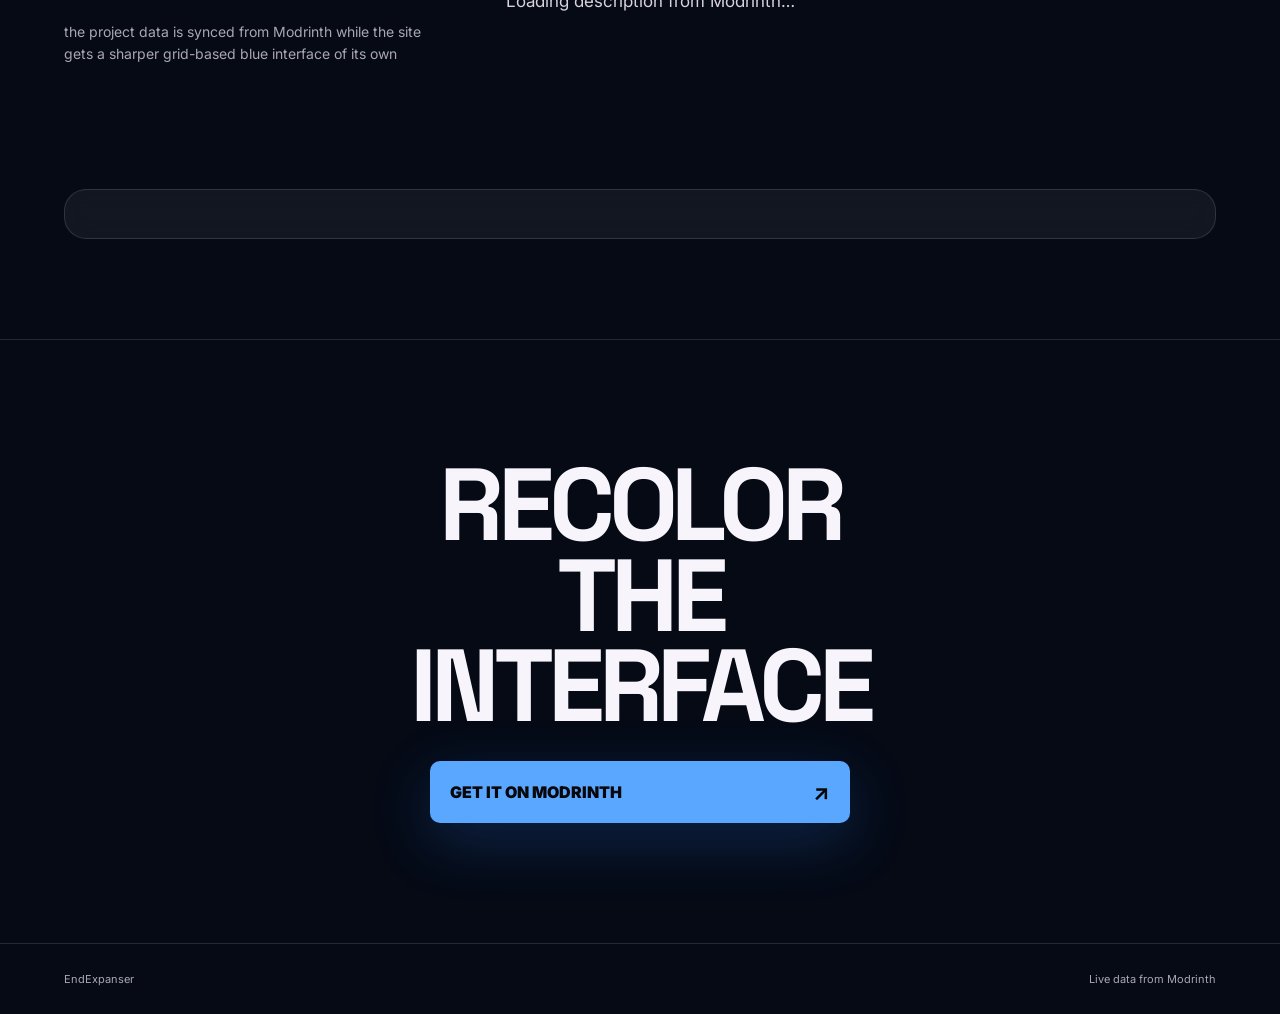
<file: bluedition.html>
<!doctype html>
<html lang="en">
<head>
  <meta charset="utf-8">
  <meta name="viewport" content="width=device-width,initial-scale=1">
  <meta name="theme-color" content="#07070b">
  <title>Bluedition — EndExpanser</title>
  <link rel="preconnect" href="https://api.modrinth.com">
  <link rel="preconnect" href="https://fonts.googleapis.com">
  <link rel="preconnect" href="https://fonts.gstatic.com" crossorigin>
  <link href="https://fonts.googleapis.com/css2?family=Inter:wght@400;500;600;700;800;900&family=Space+Grotesk:wght@500;600;700&display=swap" rel="stylesheet">
  <link rel="stylesheet" href="project.css">
</head>
<body class="theme-blue">
<div class="project-shell">
  <div class="bg-layer"><canvas id="fx"></canvas><div class="glow-orb a"></div><div class="glow-orb b"></div></div>

  <div class="loading-screen" id="loading">
    <div class="loader"><div class="loader-ring"></div><p id="loadingText">SYNCING WITH MODRINTH</p></div>
  </div>

  <header class="sitebar">
    <a class="home-link" href="index.html">END<span>EXPANSER</span></a>
    <div class="site-actions">
      <div class="language-switcher" data-lang-switcher>
        <button class="lang-current" type="button" aria-haspopup="true" aria-expanded="false">EN <span>⌄</span></button>
        <div class="lang-menu" role="menu"><button type="button" data-lang="en">English</button><button type="button" data-lang="ru">Русский</button><button type="button" data-lang="uk">Українська</button></div>
      </div>
      <a class="mini-btn hide-mobile" href="index.html#projects" data-i18n="common.allProjects">all projects</a>
      <a class="mini-btn" data-modrinth href="https://modrinth.com/user/EndExpanser" target="_blank" rel="noreferrer"><span data-i18n="common.modrinth">modrinth</span> ↗</a>
    </div>
  </header>

  <main>
    <section class="hero">
      <div class="hero-grid">
        <div class="reveal">
          <div class="eyebrow" data-i18n="theme.eyebrow">UI / BLUE / RESOURCE PACK</div>
          <h1 id="projectTitle">Bluedition</h1>
          <p class="hero-summary" id="projectSummary"><span data-i18n="common.loadingDetails">Loading project details from Modrinth…</span></p>
        </div>

        <div class="hero-side reveal">
          <img class="project-icon" id="projectIcon" alt="">
          <div class="stats">
            <div class="stat"><strong id="downloads">—</strong><span data-i18n="stats.downloads">downloads</span></div>
            <div class="stat"><strong id="followers">—</strong><span data-i18n="stats.followers">followers</span></div>
            <div class="stat"><strong id="projectType">—</strong><span data-i18n="stats.type">type</span></div>
            <div class="stat"><strong id="updated">—</strong><span data-i18n="stats.updated">updated</span></div>
          </div>
          <a class="download" data-modrinth href="https://modrinth.com/user/EndExpanser" target="_blank" rel="noreferrer">
            <span data-i18n="common.download">DOWNLOAD ON MODRINTH</span><b>↗</b>
          </a>
        </div>
      </div>
    </section>

    <section class="content-section">
      <div class="section-label" data-i18n="theme.section">01 / INTERFACE</div>
      <h2 class="content-title reveal" data-i18n="theme.title">BLUE,<br>REBUILT</h2>
      <div class="gallery" id="gallery"><div class="empty-gallery"><span data-i18n="common.loadingGallery">Loading gallery…</span></div></div>
    </section>

    <section class="content-section">
      <div class="description-wrap">
        <aside class="sticky-note reveal">
          <div class="section-label"><span data-i18n="common.aboutProject">ABOUT THE PROJECT</span></div>
          <p>the project data is synced from Modrinth while the site gets a sharper grid-based blue interface of its own</p>
        </aside>
        <article class="prose reveal" id="description"><span data-i18n="common.loadingDescription">Loading description from Modrinth…</span></article>
      </div>
    </section>

    <div class="meta-strip reveal" id="tags"></div>

    <section class="bottom-cta">
      <h2 class="reveal" data-i18n="theme.bottom">RECOLOR<br>THE<br>INTERFACE</h2>
      <a class="download reveal" data-modrinth href="https://modrinth.com/user/EndExpanser" target="_blank" rel="noreferrer">
        <span data-i18n="common.get">GET IT ON MODRINTH</span><b>↗</b>
      </a>
    </section>
  </main>

  <footer class="footer">
    <span>EndExpanser</span><span><span data-i18n="common.liveData">Live data from Modrinth</span></span>
  </footer>

  <div class="lightbox" id="lightbox">
    <button id="lightboxClose" aria-label="Close">×</button>
    <img id="lightboxImg" alt="Gallery preview">
  </div>
</div>
<script>window.PROJECT_CONFIG={"title": "Bluedition", "slug": "bluedition", "theme": "blue"}</script>
<script src="project.js"></script>
</body>
</html>
</file>
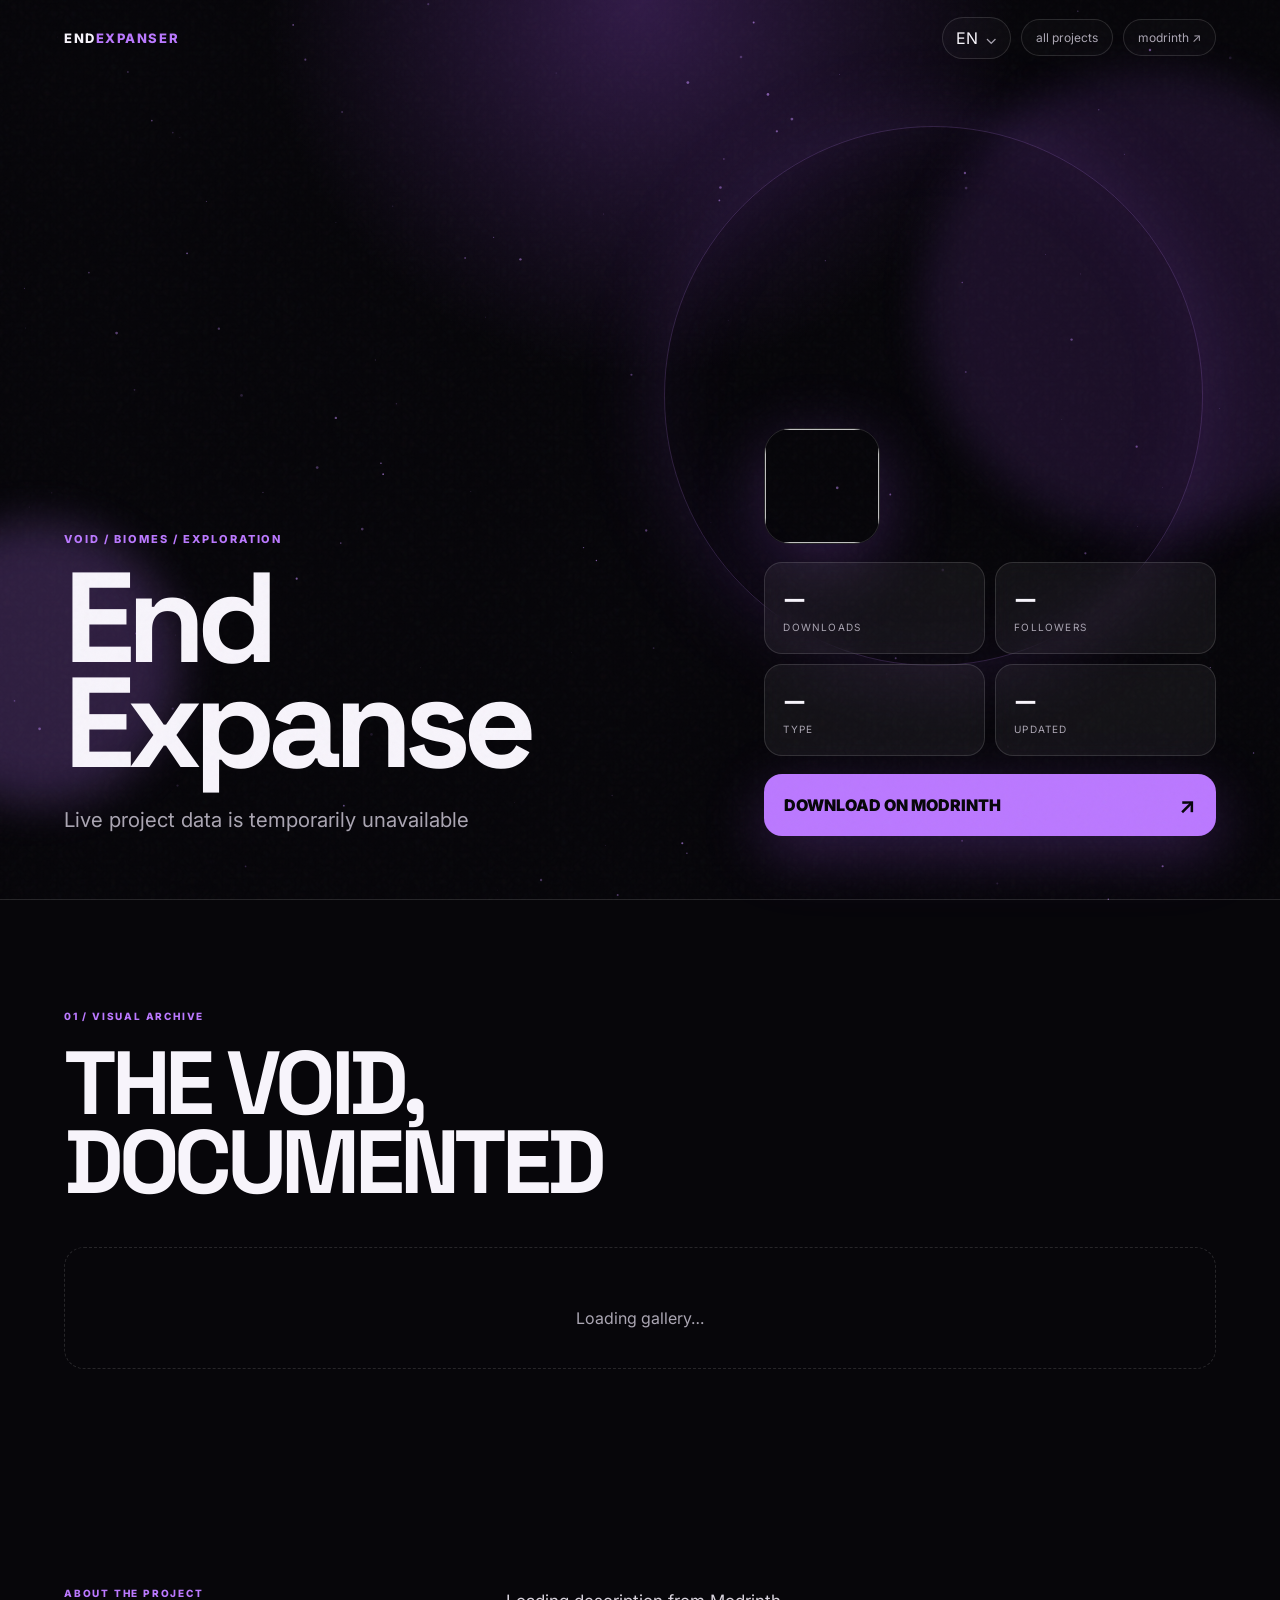
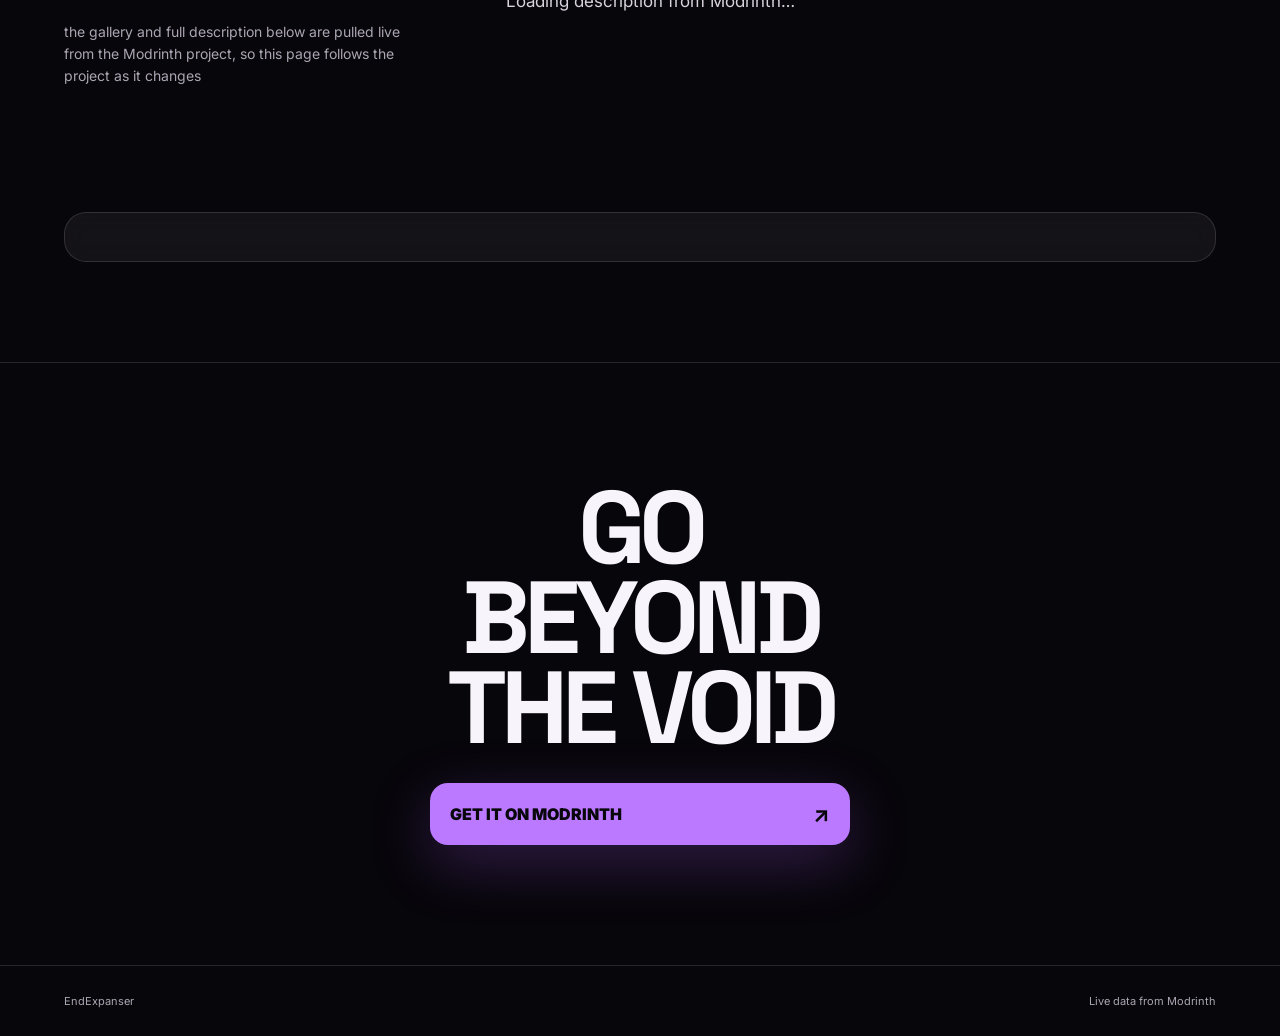
<file: end-expanse.html>
<!doctype html>
<html lang="en">
<head>
  <meta charset="utf-8">
  <meta name="viewport" content="width=device-width,initial-scale=1">
  <meta name="theme-color" content="#07070b">
  <title>End Expanse — EndExpanser</title>
  <link rel="preconnect" href="https://api.modrinth.com">
  <link rel="preconnect" href="https://fonts.googleapis.com">
  <link rel="preconnect" href="https://fonts.gstatic.com" crossorigin>
  <link href="https://fonts.googleapis.com/css2?family=Inter:wght@400;500;600;700;800;900&family=Space+Grotesk:wght@500;600;700&display=swap" rel="stylesheet">
  <link rel="stylesheet" href="project.css">
</head>
<body class="theme-end">
<div class="project-shell">
  <div class="bg-layer"><canvas id="fx"></canvas><div class="glow-orb a"></div><div class="glow-orb b"></div></div>

  <div class="loading-screen" id="loading">
    <div class="loader"><div class="loader-ring"></div><p id="loadingText">SYNCING WITH MODRINTH</p></div>
  </div>

  <header class="sitebar">
    <a class="home-link" href="index.html">END<span>EXPANSER</span></a>
    <div class="site-actions">
      <div class="language-switcher" data-lang-switcher>
        <button class="lang-current" type="button" aria-haspopup="true" aria-expanded="false">EN <span>⌄</span></button>
        <div class="lang-menu" role="menu"><button type="button" data-lang="en">English</button><button type="button" data-lang="ru">Русский</button><button type="button" data-lang="uk">Українська</button></div>
      </div>
      <a class="mini-btn hide-mobile" href="index.html#projects" data-i18n="common.allProjects">all projects</a>
      <a class="mini-btn" data-modrinth href="https://modrinth.com/user/EndExpanser" target="_blank" rel="noreferrer"><span data-i18n="common.modrinth">modrinth</span> ↗</a>
    </div>
  </header>

  <main>
    <section class="hero">
      <div class="hero-grid">
        <div class="reveal">
          <div class="eyebrow" data-i18n="theme.eyebrow">VOID / BIOMES / EXPLORATION</div>
          <h1 id="projectTitle">End Expanse</h1>
          <p class="hero-summary" id="projectSummary"><span data-i18n="common.loadingDetails">Loading project details from Modrinth…</span></p>
        </div>

        <div class="hero-side reveal">
          <img class="project-icon" id="projectIcon" alt="">
          <div class="stats">
            <div class="stat"><strong id="downloads">—</strong><span data-i18n="stats.downloads">downloads</span></div>
            <div class="stat"><strong id="followers">—</strong><span data-i18n="stats.followers">followers</span></div>
            <div class="stat"><strong id="projectType">—</strong><span data-i18n="stats.type">type</span></div>
            <div class="stat"><strong id="updated">—</strong><span data-i18n="stats.updated">updated</span></div>
          </div>
          <a class="download" data-modrinth href="https://modrinth.com/user/EndExpanser" target="_blank" rel="noreferrer">
            <span data-i18n="common.download">DOWNLOAD ON MODRINTH</span><b>↗</b>
          </a>
        </div>
      </div>
    </section>

    <section class="content-section">
      <div class="section-label" data-i18n="theme.section">01 / VISUAL ARCHIVE</div>
      <h2 class="content-title reveal" data-i18n="theme.title">THE VOID,<br>DOCUMENTED</h2>
      <div class="gallery" id="gallery"><div class="empty-gallery"><span data-i18n="common.loadingGallery">Loading gallery…</span></div></div>
    </section>

    <section class="content-section">
      <div class="description-wrap">
        <aside class="sticky-note reveal">
          <div class="section-label"><span data-i18n="common.aboutProject">ABOUT THE PROJECT</span></div>
          <p><span data-i18n="common.liveNote">the gallery and full description below are pulled live from the Modrinth project, so this page follows the project as it changes</span></p>
        </aside>
        <article class="prose reveal" id="description"><span data-i18n="common.loadingDescription">Loading description from Modrinth…</span></article>
      </div>
    </section>

    <div class="meta-strip reveal" id="tags"></div>

    <section class="bottom-cta">
      <h2 class="reveal" data-i18n="theme.bottom">GO<br>BEYOND<br>THE VOID</h2>
      <a class="download reveal" data-modrinth href="https://modrinth.com/user/EndExpanser" target="_blank" rel="noreferrer">
        <span data-i18n="common.get">GET IT ON MODRINTH</span><b>↗</b>
      </a>
    </section>
  </main>

  <footer class="footer">
    <span>EndExpanser</span><span><span data-i18n="common.liveData">Live data from Modrinth</span></span>
  </footer>

  <div class="lightbox" id="lightbox">
    <button id="lightboxClose" aria-label="Close">×</button>
    <img id="lightboxImg" alt="Gallery preview">
  </div>
</div>
<script>window.PROJECT_CONFIG={"title": "End Expanse", "slug": "end-expanse", "theme": "end"}</script>
<script src="project.js"></script>
</body>
</html>
</file>
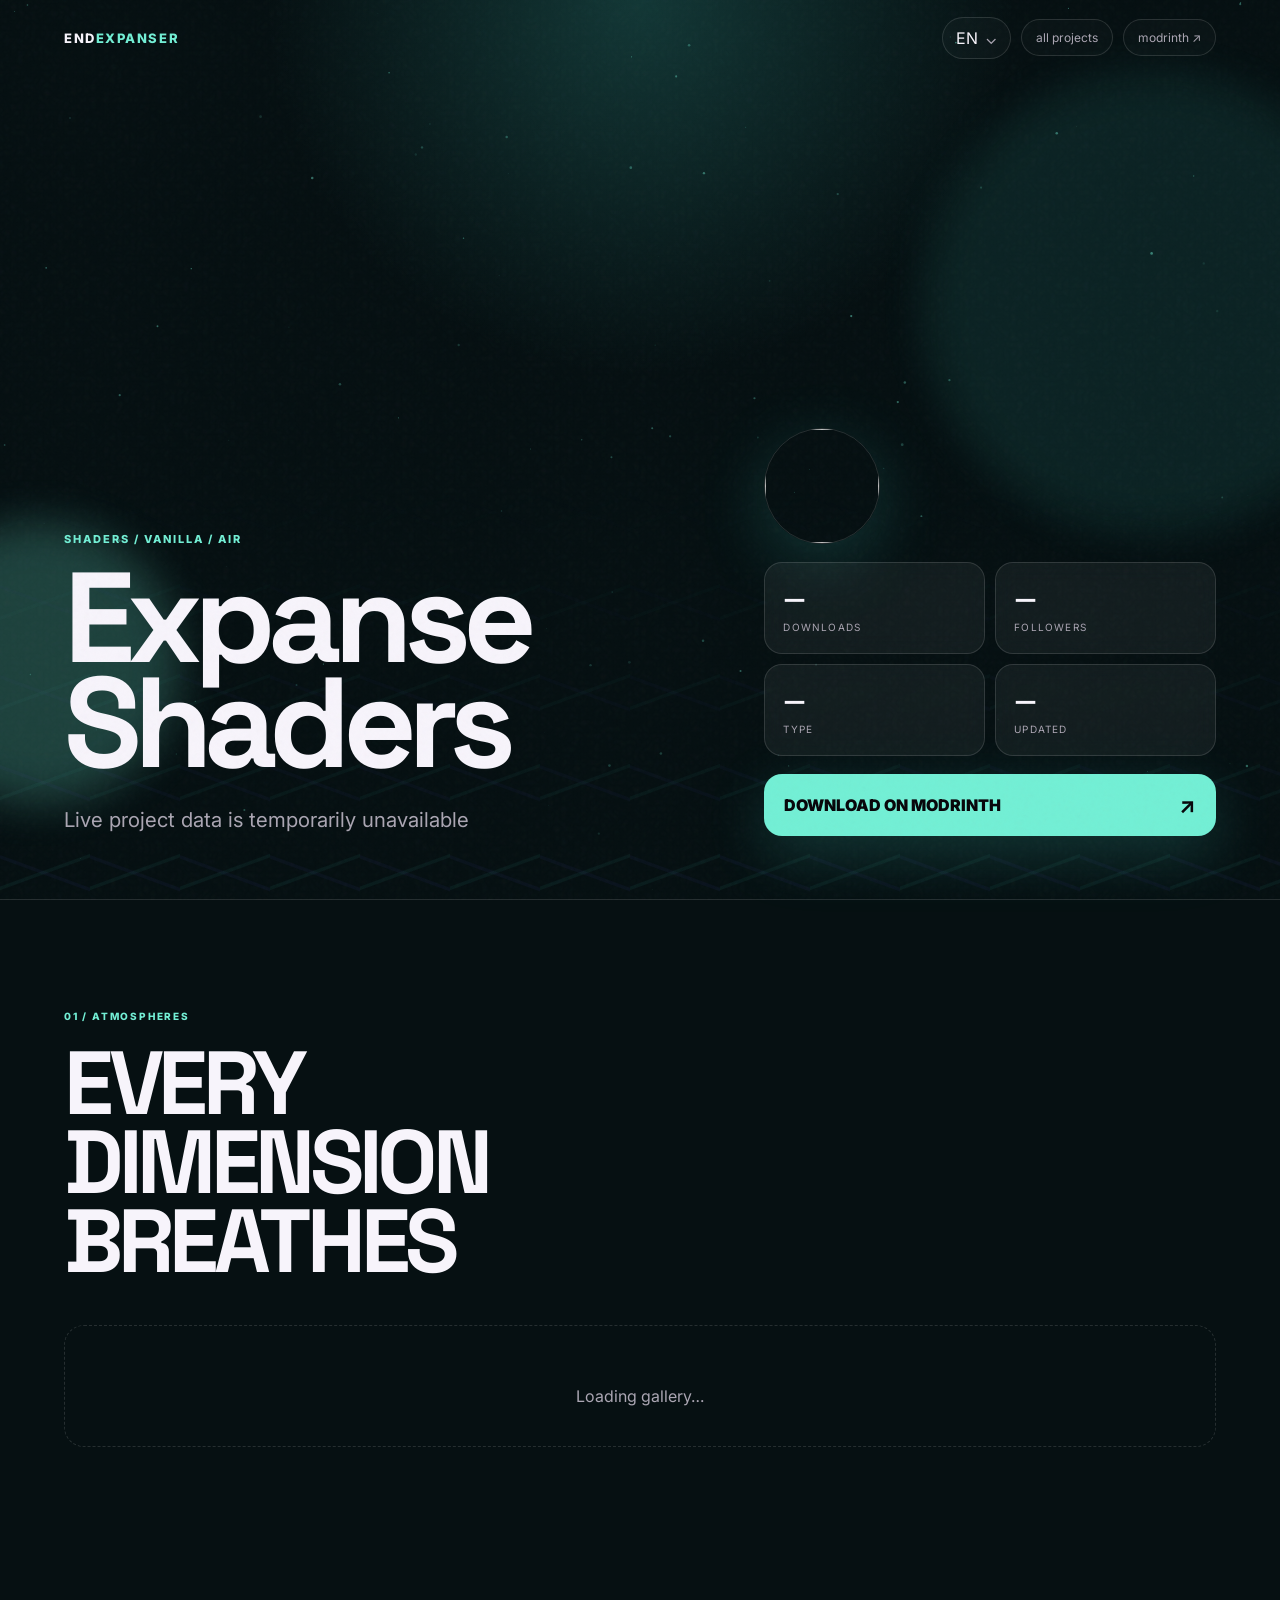
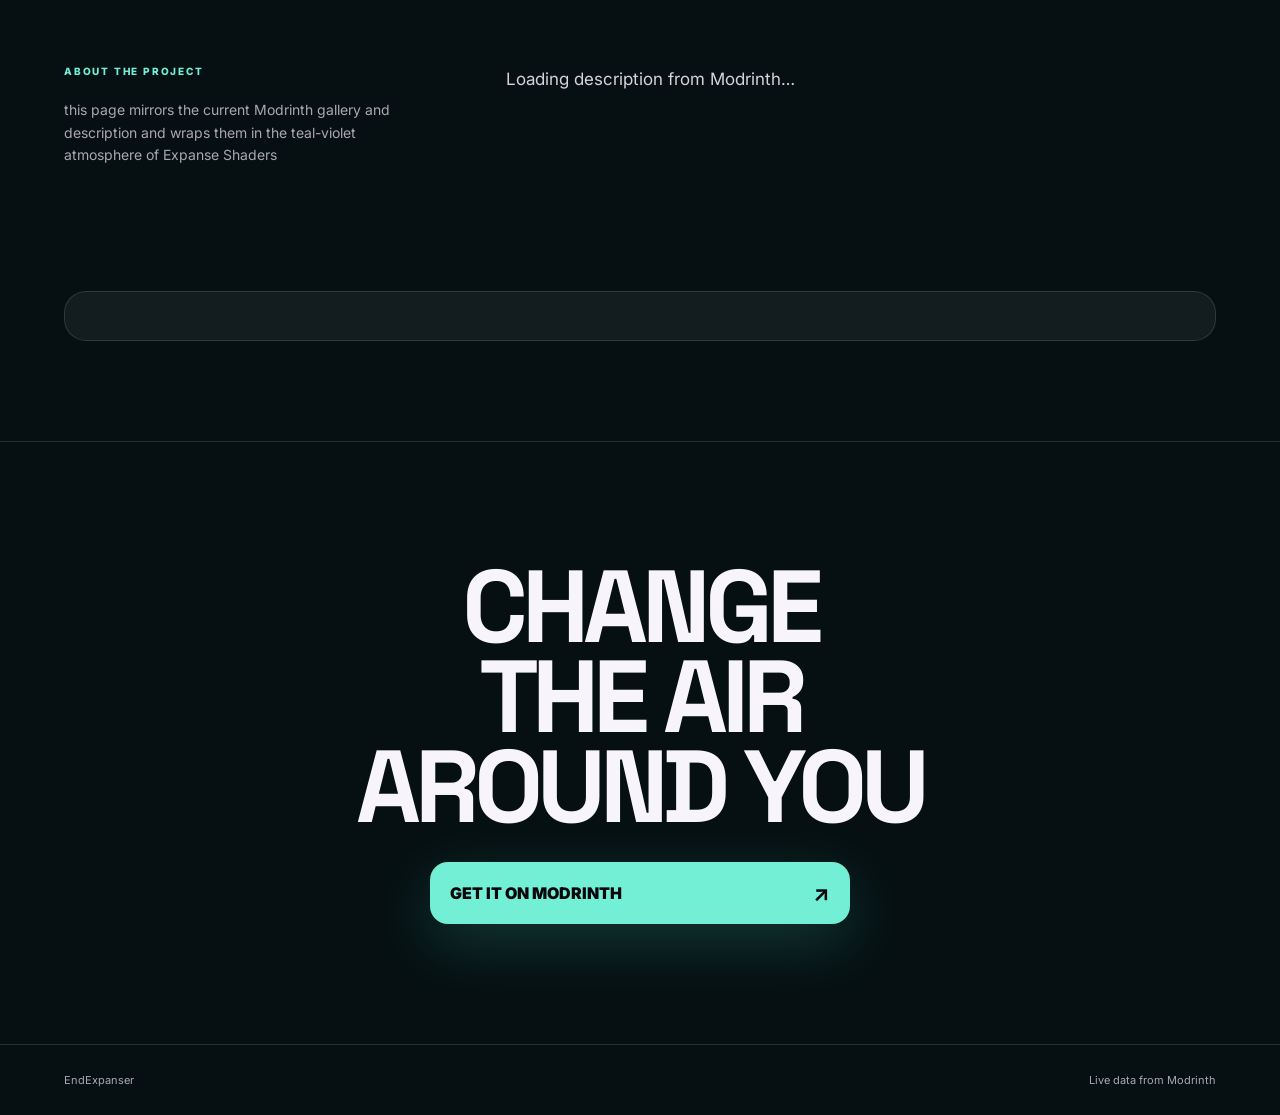
<file: expanse-shaders.html>
<!doctype html>
<html lang="en">
<head>
  <meta charset="utf-8">
  <meta name="viewport" content="width=device-width,initial-scale=1">
  <meta name="theme-color" content="#07070b">
  <title>Expanse Shaders — EndExpanser</title>
  <link rel="preconnect" href="https://api.modrinth.com">
  <link rel="preconnect" href="https://fonts.googleapis.com">
  <link rel="preconnect" href="https://fonts.gstatic.com" crossorigin>
  <link href="https://fonts.googleapis.com/css2?family=Inter:wght@400;500;600;700;800;900&family=Space+Grotesk:wght@500;600;700&display=swap" rel="stylesheet">
  <link rel="stylesheet" href="project.css">
</head>
<body class="theme-expanse">
<div class="project-shell">
  <div class="bg-layer"><canvas id="fx"></canvas><div class="glow-orb a"></div><div class="glow-orb b"></div></div>

  <div class="loading-screen" id="loading">
    <div class="loader"><div class="loader-ring"></div><p id="loadingText">SYNCING WITH MODRINTH</p></div>
  </div>

  <header class="sitebar">
    <a class="home-link" href="index.html">END<span>EXPANSER</span></a>
    <div class="site-actions">
      <div class="language-switcher" data-lang-switcher>
        <button class="lang-current" type="button" aria-haspopup="true" aria-expanded="false">EN <span>⌄</span></button>
        <div class="lang-menu" role="menu"><button type="button" data-lang="en">English</button><button type="button" data-lang="ru">Русский</button><button type="button" data-lang="uk">Українська</button></div>
      </div>
      <a class="mini-btn hide-mobile" href="index.html#projects" data-i18n="common.allProjects">all projects</a>
      <a class="mini-btn" data-modrinth href="https://modrinth.com/user/EndExpanser" target="_blank" rel="noreferrer"><span data-i18n="common.modrinth">modrinth</span> ↗</a>
    </div>
  </header>

  <main>
    <section class="hero">
      <div class="hero-grid">
        <div class="reveal">
          <div class="eyebrow" data-i18n="theme.eyebrow">SHADERS / VANILLA / AIR</div>
          <h1 id="projectTitle">Expanse Shaders</h1>
          <p class="hero-summary" id="projectSummary"><span data-i18n="common.loadingDetails">Loading project details from Modrinth…</span></p>
        </div>

        <div class="hero-side reveal">
          <img class="project-icon" id="projectIcon" alt="">
          <div class="stats">
            <div class="stat"><strong id="downloads">—</strong><span data-i18n="stats.downloads">downloads</span></div>
            <div class="stat"><strong id="followers">—</strong><span data-i18n="stats.followers">followers</span></div>
            <div class="stat"><strong id="projectType">—</strong><span data-i18n="stats.type">type</span></div>
            <div class="stat"><strong id="updated">—</strong><span data-i18n="stats.updated">updated</span></div>
          </div>
          <a class="download" data-modrinth href="https://modrinth.com/user/EndExpanser" target="_blank" rel="noreferrer">
            <span data-i18n="common.download">DOWNLOAD ON MODRINTH</span><b>↗</b>
          </a>
        </div>
      </div>
    </section>

    <section class="content-section">
      <div class="section-label" data-i18n="theme.section">01 / ATMOSPHERES</div>
      <h2 class="content-title reveal" data-i18n="theme.title">EVERY<br>DIMENSION<br>BREATHES</h2>
      <div class="gallery" id="gallery"><div class="empty-gallery"><span data-i18n="common.loadingGallery">Loading gallery…</span></div></div>
    </section>

    <section class="content-section">
      <div class="description-wrap">
        <aside class="sticky-note reveal">
          <div class="section-label"><span data-i18n="common.aboutProject">ABOUT THE PROJECT</span></div>
          <p>this page mirrors the current Modrinth gallery and description and wraps them in the teal-violet atmosphere of Expanse Shaders</p>
        </aside>
        <article class="prose reveal" id="description"><span data-i18n="common.loadingDescription">Loading description from Modrinth…</span></article>
      </div>
    </section>

    <div class="meta-strip reveal" id="tags"></div>

    <section class="bottom-cta">
      <h2 class="reveal" data-i18n="theme.bottom">CHANGE<br>THE AIR<br>AROUND YOU</h2>
      <a class="download reveal" data-modrinth href="https://modrinth.com/user/EndExpanser" target="_blank" rel="noreferrer">
        <span data-i18n="common.get">GET IT ON MODRINTH</span><b>↗</b>
      </a>
    </section>
  </main>

  <footer class="footer">
    <span>EndExpanser</span><span><span data-i18n="common.liveData">Live data from Modrinth</span></span>
  </footer>

  <div class="lightbox" id="lightbox">
    <button id="lightboxClose" aria-label="Close">×</button>
    <img id="lightboxImg" alt="Gallery preview">
  </div>
</div>
<script>window.PROJECT_CONFIG={"title": "Expanse Shaders", "slug": "expanse-shaders", "theme": "expanse"}</script>
<script src="project.js"></script>
</body>
</html>
</file>
<file: style.css>
@import url('https://fonts.googleapis.com/css2?family=Inter:wght@400;500;600;700;800&family=Space+Grotesk:wght@500;600;700&display=swap');

:root{
  --bg:#09080d;
  --panel:#111016;
  --text:#f3f0f8;
  --muted:#aaa3b4;
  --line:rgba(255,255,255,.12);
  --accent:#a777ff;
  --accent2:#6b33d7;
  --green:#8bdc65;
}

*{box-sizing:border-box}
html{scroll-behavior:smooth}
body{
  margin:0;
  background:var(--bg);
  color:var(--text);
  font-family:Inter,system-ui,sans-serif;
  overflow-x:hidden;
  cursor:default;
}
a{color:inherit;text-decoration:none}
::selection{background:var(--accent);color:#0a0710}

.noise{
  position:fixed;inset:0;pointer-events:none;z-index:50;opacity:.035;
  background-image:url("data:image/svg+xml,%3Csvg viewBox='0 0 180 180' xmlns='http://www.w3.org/2000/svg'%3E%3Cfilter id='n'%3E%3CfeTurbulence type='fractalNoise' baseFrequency='.9' numOctaves='4' stitchTiles='stitch'/%3E%3C/filter%3E%3Crect width='100%25' height='100%25' filter='url(%23n)' opacity='1'/%3E%3C/svg%3E");
}
#stars{position:fixed;inset:0;z-index:-3;width:100%;height:100%}
.cursor-glow{
  position:fixed;width:500px;height:500px;border-radius:50%;pointer-events:none;z-index:-1;
  background:radial-gradient(circle,rgba(133,70,255,.12),transparent 65%);
  transform:translate(-50%,-50%);transition:opacity .2s;
}

.topbar{
  position:fixed;top:0;left:0;right:0;z-index:40;
  height:84px;padding:0 5vw;display:flex;align-items:center;justify-content:space-between;
  border-bottom:1px solid transparent;
  transition:.3s ease;
}
.topbar.scrolled{background:rgba(9,8,13,.72);backdrop-filter:blur(18px);border-color:var(--line)}
.brand{font-family:"Space Grotesk";font-size:18px;font-weight:700;letter-spacing:-.04em}
.brand span{color:var(--accent)}
nav{display:flex;gap:28px;align-items:center;font-size:13px;color:var(--muted)}
nav a{transition:.2s} nav a:hover{color:white}
.nav-cta{padding:10px 14px;border:1px solid var(--line);border-radius:999px}

.hero{
  min-height:100svh;position:relative;display:flex;flex-direction:column;justify-content:flex-end;
  padding:150px 5vw 6vh;overflow:hidden;border-bottom:1px solid var(--line)
}
.hero:before{
  content:"";position:absolute;inset:0;z-index:-2;
  background:
    linear-gradient(to bottom,rgba(9,8,13,.05),rgba(9,8,13,.7)),
    radial-gradient(ellipse at 72% 38%,rgba(96,44,184,.18),transparent 42%);
}
.orb{position:absolute;border-radius:50%;filter:blur(2px);z-index:-1;opacity:.8}
.orb-a{
  width:min(42vw,650px);aspect-ratio:1;right:-4vw;top:17vh;
  background:radial-gradient(circle at 35% 28%,#d6c2ff 0 1%,#7542c9 8%,#221233 38%,#09080d 70%);
  box-shadow:0 0 120px rgba(137,81,255,.28);
  animation:float 9s ease-in-out infinite;
}
.orb-b{
  width:90px;height:90px;right:42vw;top:27vh;
  background:radial-gradient(circle at 35% 28%,#fff 0 2%,#7a4cb8 15%,#120c18 60%);
  animation:float 7s ease-in-out infinite reverse;
}
@keyframes float{50%{transform:translateY(-18px) translateX(8px)}}

.eyebrow,.kicker{font-size:11px;font-weight:700;letter-spacing:.18em;color:var(--muted)}
.eyebrow{display:flex;align-items:center;gap:10px;margin-bottom:24px}
.eyebrow span{width:24px;height:1px;background:var(--accent)}
h1,h2{font-family:"Space Grotesk";letter-spacing:-.065em;margin:0;line-height:.84}
h1{font-size:clamp(78px,13vw,190px)}
h1 .line{display:block}
h1 .outline{color:transparent;-webkit-text-stroke:1.4px rgba(255,255,255,.55)}
.lead{max-width:620px;font-size:clamp(16px,1.6vw,22px);line-height:1.55;color:var(--muted);margin:28px 0 34px}
.hero-actions{display:flex;gap:12px;flex-wrap:wrap}
.button{
  display:inline-flex;align-items:center;gap:22px;padding:15px 19px;border-radius:999px;
  font-size:13px;font-weight:700;transition:transform .2s ease,background .2s;
}
.button.primary{background:var(--text);color:#0b0910}
.button.primary:hover{background:#d9c7ff}
.button.ghost{border:1px solid var(--line);background:rgba(255,255,255,.025)}
.button.ghost:hover{background:rgba(255,255,255,.07)}
.hero-stats{
  position:absolute;right:5vw;bottom:6vh;display:flex;gap:36px;text-align:right
}
.hero-stats div{display:flex;flex-direction:column}
.hero-stats strong{font-family:"Space Grotesk";font-size:28px}
.hero-stats span{color:var(--muted);font-size:11px;text-transform:uppercase;letter-spacing:.12em}
.scroll-mark{
  position:absolute;right:5vw;top:48%;font-size:9px;letter-spacing:.22em;color:var(--muted);
  transform:rotate(90deg);transform-origin:right center
}
.scroll-mark span{display:inline-block;width:55px;height:1px;background:var(--line);margin:0 0 3px 10px}

.manifesto,.projects,.cta{padding:130px 5vw}
.manifesto{border-bottom:1px solid var(--line)}
.manifesto-grid{display:grid;grid-template-columns:1.25fr .75fr;gap:7vw;align-items:end;margin-top:50px}
.manifesto h2,.projects h2,.cta h2{font-size:clamp(52px,8vw,120px)}
h2 i{font-style:normal;color:var(--accent)}
.manifesto-copy{font-size:18px;line-height:1.65;color:var(--muted);max-width:520px}
.manifesto-copy p+p{margin-top:28px}

.section-head{display:flex;align-items:end;justify-content:space-between;margin-bottom:54px}
.section-head .kicker{margin-bottom:25px}
#apiStatus{font-size:11px;color:var(--muted);letter-spacing:.08em}

.project-grid{display:grid;grid-template-columns:repeat(2,1fr);gap:16px}
.project-card{
  min-height:470px;position:relative;overflow:hidden;border:1px solid var(--line);border-radius:18px;
  background:var(--panel);transform-style:preserve-3d;transition:border-color .3s,transform .2s;
}
.project-card:hover{border-color:rgba(167,119,255,.5)}
.project-bg{
  position:absolute;inset:0;background-size:cover;background-position:center;
  transition:transform .8s cubic-bezier(.2,.8,.2,1),filter .4s;filter:saturate(.75) brightness(.56)
}
.project-card:hover .project-bg{transform:scale(1.045);filter:saturate(1) brightness(.66)}
.project-card:after{
  content:"";position:absolute;inset:0;background:linear-gradient(to top,rgba(8,7,11,.94) 5%,rgba(8,7,11,.18) 65%);
}
.project-content{position:absolute;z-index:2;inset:auto 28px 28px;transform:translateZ(35px)}
.project-meta{display:flex;gap:8px;flex-wrap:wrap;margin-bottom:15px}
.pill{
  font-size:10px;text-transform:uppercase;letter-spacing:.11em;padding:6px 9px;
  border:1px solid rgba(255,255,255,.17);border-radius:999px;background:rgba(0,0,0,.2);backdrop-filter:blur(8px)
}
.project-title{font-family:"Space Grotesk";font-size:clamp(31px,4vw,55px);letter-spacing:-.055em;margin:0 0 12px}
.project-desc{max-width:600px;color:#c5bfcc;line-height:1.5;font-size:13px;margin:0}
.project-bottom{display:flex;justify-content:space-between;align-items:end;margin-top:22px}
.stats-mini{display:flex;gap:18px;color:var(--muted);font-size:11px}
.arrow{
  width:42px;height:42px;border-radius:50%;display:grid;place-items:center;border:1px solid var(--line);
  transition:.25s
}
.project-card:hover .arrow{background:var(--text);color:#09080d;transform:rotate(45deg)}
.skeleton{animation:pulse 1.2s infinite alternate;background:linear-gradient(120deg,#0e0d12,#16131e)}
@keyframes pulse{to{opacity:.55}}

.spotlight{
  min-height:750px;position:relative;overflow:hidden;padding:150px 5vw;border-block:1px solid var(--line);
  background:radial-gradient(circle at 78% 45%,rgba(128,66,236,.15),transparent 32%)
}
.spotlight-inner{position:relative;z-index:3}
.feature-layout{display:grid;grid-template-columns:1.5fr .5fr;gap:6vw;align-items:end;margin-top:55px}
.feature-label{color:var(--accent);font-size:12px;font-weight:700;letter-spacing:.17em}
.feature-layout h2{font-size:clamp(54px,8vw,115px)}
.feature-copy{color:var(--muted);font-size:17px;line-height:1.6;max-width:390px}
.text-link{display:inline-block;color:var(--text);margin-top:20px;border-bottom:1px solid var(--line);padding-bottom:6px}
.rings{position:absolute;right:-8vw;top:50%;transform:translateY(-50%);width:650px;height:650px;opacity:.55}
.rings span{position:absolute;border:1px solid rgba(171,124,255,.18);border-radius:50%;inset:0;animation:spin 18s linear infinite}
.rings span:nth-child(2){inset:70px;animation-direction:reverse;animation-duration:14s}
.rings span:nth-child(3){inset:150px;animation-duration:10s}
.rings span:nth-child(4){inset:245px;border-color:rgba(171,124,255,.45)}
.rings span:before{content:"";width:7px;height:7px;border-radius:50%;background:#b991ff;position:absolute;left:50%;top:-4px;box-shadow:0 0 20px #a777ff}
@keyframes spin{to{transform:rotate(360deg)}}

.cta{text-align:center;min-height:720px;display:flex;flex-direction:column;justify-content:center;align-items:center;background:linear-gradient(to bottom,#09080d,#100b18)}
.cta .kicker{margin-bottom:28px}
.cta p:not(.kicker){color:var(--muted);margin:32px 0 25px}
footer{padding:28px 5vw;display:flex;justify-content:space-between;align-items:center;border-top:1px solid var(--line);font-size:11px;color:var(--muted)}
footer .brand{color:var(--text)}

.reveal{opacity:0;transform:translateY(34px);transition:opacity .9s cubic-bezier(.2,.8,.2,1),transform .9s cubic-bezier(.2,.8,.2,1)}
.reveal.visible{opacity:1;transform:none}

@media(max-width:850px){
  .topbar{height:68px}.topbar nav a:not(.nav-cta){display:none}
  .hero{padding-top:110px}
  .hero-stats{position:static;text-align:left;margin-top:55px;gap:24px}
  .hero-stats strong{font-size:23px}
  .scroll-mark{display:none}
  .orb-a{width:72vw;right:-22vw;top:18vh;opacity:.65}
  .orb-b{display:none}
  .manifesto,.projects,.cta{padding:90px 5vw}
  .manifesto-grid,.feature-layout{grid-template-columns:1fr;gap:48px}
  .project-grid{grid-template-columns:1fr}
  .project-card{min-height:420px}
  .section-head{align-items:start;gap:30px;flex-direction:column}
  .spotlight{padding:100px 5vw;min-height:680px}
  .rings{width:520px;height:520px;right:-48vw;top:68%}
  footer{gap:20px;flex-wrap:wrap}
}
@media (pointer:coarse){.cursor-glow{display:none}}
@media(prefers-reduced-motion:reduce){
  *{scroll-behavior:auto!important;animation:none!important;transition:none!important}
  .reveal{opacity:1;transform:none}
}


/* language switcher */
.language-switcher{position:relative}
.lang-current,.lang-menu button{font:inherit;color:inherit}
.lang-current{display:flex;align-items:center;gap:7px;padding:10px 13px;border:1px solid var(--line);border-radius:999px;background:rgba(255,255,255,.025);color:var(--text);cursor:pointer}
.lang-current span{color:var(--muted);transition:transform .2s}
.language-switcher.open .lang-current span{transform:rotate(180deg)}
.lang-menu{position:absolute;right:0;top:calc(100% + 9px);min-width:156px;padding:7px;border:1px solid var(--line);border-radius:14px;background:rgba(14,12,20,.96);backdrop-filter:blur(20px);box-shadow:0 18px 50px rgba(0,0,0,.35);opacity:0;visibility:hidden;transform:translateY(-7px);transition:.2s;z-index:100}
.language-switcher.open .lang-menu{opacity:1;visibility:visible;transform:none}
.lang-menu button{display:block;width:100%;padding:10px 11px;border:0;border-radius:9px;background:transparent;text-align:left;cursor:pointer;color:var(--muted)}
.lang-menu button:hover,.lang-menu button.active{background:rgba(255,255,255,.07);color:white}

/* desktop polish */
@media(min-width:1100px){
  .topbar{padding-inline:max(5vw,calc((100vw - 1500px)/2))}
  .hero,.manifesto,.projects,.spotlight,.cta{padding-left:max(5vw,calc((100vw - 1500px)/2));padding-right:max(5vw,calc((100vw - 1500px)/2))}
  footer{padding-inline:max(5vw,calc((100vw - 1500px)/2))}
  .project-grid{grid-template-columns:repeat(2,minmax(0,1fr))}
}

/* tablet */
@media(max-width:980px){
  h1{font-size:clamp(64px,14vw,120px)}
  .hero{min-height:92svh}
  .hero-stats{right:5vw}
  .project-card{min-height:400px}
  .manifesto-grid{grid-template-columns:1fr;gap:40px}
  .feature-layout{grid-template-columns:1fr;gap:45px}
}

/* phone-specific layout */
@media(max-width:680px){
  body{font-size:15px}
  .topbar{height:64px;padding:0 16px;background:rgba(9,8,13,.72);backdrop-filter:blur(16px);border-color:var(--line)}
  .brand{font-size:15px}
  nav{gap:7px}
  nav>a:not(.nav-cta){display:none}
  .nav-cta{padding:9px 11px;font-size:11px}
  .lang-current{padding:9px 10px;font-size:11px}
  .lang-menu{right:0;min-width:145px}
  .hero{min-height:auto;padding:105px 16px 45px;justify-content:flex-start}
  .hero-copy{padding-top:8vh}
  .eyebrow{font-size:9px;margin-bottom:18px}
  h1{font-size:clamp(56px,18vw,88px);line-height:.88}
  .lead{font-size:15px;line-height:1.6;margin:22px 0 26px;max-width:95%}
  .hero-actions{display:grid;grid-template-columns:1fr;gap:9px}
  .button{justify-content:space-between;width:100%;padding:14px 16px}
  .hero-stats{position:static;display:grid;grid-template-columns:repeat(3,1fr);gap:7px;margin-top:34px;text-align:left}
  .hero-stats div{padding:12px 10px;border:1px solid var(--line);border-radius:12px;background:rgba(255,255,255,.025)}
  .hero-stats strong{font-size:19px}
  .hero-stats span{font-size:8px;letter-spacing:.08em}
  .orb-a{width:100vw;right:-48vw;top:11vh;opacity:.5}
  .manifesto,.projects,.cta{padding:72px 16px}
  .manifesto-grid{margin-top:30px;gap:28px}
  .manifesto h2,.projects h2,.cta h2{font-size:clamp(46px,15vw,70px);line-height:.9}
  .manifesto-copy{font-size:15px}
  .section-head{margin-bottom:28px;gap:18px}
  .section-head .kicker{margin-bottom:16px}
  .project-grid{gap:11px}
  .project-card{min-height:350px;border-radius:14px}
  .project-content{inset:auto 18px 18px}
  .project-title{font-size:36px}
  .project-desc{font-size:12px}
  .stats-mini{flex-direction:column;gap:4px;font-size:10px}
  .arrow{width:38px;height:38px}
  .spotlight{padding:78px 16px;min-height:610px}
  .feature-layout{margin-top:34px;gap:30px}
  .feature-layout h2{font-size:clamp(45px,14vw,67px)}
  .feature-copy{font-size:15px}
  .rings{width:380px;height:380px;right:-58vw;top:73%}
  .cta{min-height:560px}
  footer{padding:22px 16px;display:grid;grid-template-columns:1fr auto;gap:9px;font-size:10px}
  footer p:nth-of-type(1){grid-column:1/-1;order:3;margin:0}
  footer p:nth-of-type(2){margin:0;text-align:right}
}
</file>
<file: project.css>
:root{
  --bg:#07070b;
  --panel:rgba(255,255,255,.055);
  --panel-strong:rgba(255,255,255,.09);
  --text:#f7f4fb;
  --muted:#aba6b3;
  --line:rgba(255,255,255,.13);
  --accent:#a777ff;
  --accent2:#5c2db5;
  --glow:rgba(167,119,255,.24);
}
*{box-sizing:border-box}
html{scroll-behavior:smooth}
body{
  margin:0;background:var(--bg);color:var(--text);
  font-family:Inter,system-ui,-apple-system,sans-serif;
  overflow-x:hidden
}
a{color:inherit;text-decoration:none}
button{font:inherit}
::selection{background:var(--accent);color:#07070b}

.project-shell{min-height:100vh;position:relative;isolation:isolate}
.project-shell:before{
  content:"";position:fixed;inset:0;z-index:-5;pointer-events:none;
  background:radial-gradient(circle at 50% 0%,var(--glow),transparent 34%),var(--bg)
}
.project-shell:after{
  content:"";position:fixed;inset:0;z-index:50;pointer-events:none;opacity:.03;
  background-image:url("data:image/svg+xml,%3Csvg viewBox='0 0 160 160' xmlns='http://www.w3.org/2000/svg'%3E%3Cfilter id='n'%3E%3CfeTurbulence baseFrequency='.85' numOctaves='4' stitchTiles='stitch'/%3E%3C/filter%3E%3Crect width='100%25' height='100%25' filter='url(%23n)'/%3E%3C/svg%3E")
}
.bg-layer{position:fixed;inset:0;z-index:-4;overflow:hidden;pointer-events:none}
#fx{position:absolute;inset:0;width:100%;height:100%}
.glow-orb{position:absolute;border-radius:50%;filter:blur(22px);opacity:.5;animation:drift 11s ease-in-out infinite}
.glow-orb.a{width:36vw;height:36vw;right:-8vw;top:8vh;background:var(--glow)}
.glow-orb.b{width:22vw;height:22vw;left:-8vw;top:58vh;background:color-mix(in srgb,var(--accent) 45%,transparent);animation-delay:-4s}
@keyframes drift{50%{transform:translate3d(2vw,-2vh,0) scale(1.06)}}

.sitebar{
  position:fixed;z-index:40;top:0;left:0;right:0;height:76px;
  display:flex;align-items:center;justify-content:space-between;padding:0 5vw;
  border-bottom:1px solid transparent;transition:.25s
}
.sitebar.scrolled{background:rgba(7,7,11,.72);backdrop-filter:blur(18px);border-color:var(--line)}
.home-link{font-weight:800;font-size:13px;letter-spacing:.12em}
.home-link span{color:var(--accent)}
.site-actions{display:flex;gap:10px;align-items:center}
.mini-btn{
  padding:10px 14px;border:1px solid var(--line);border-radius:999px;
  font-size:12px;color:var(--muted);background:rgba(255,255,255,.02)
}
.mini-btn:hover{color:white;background:rgba(255,255,255,.06)}

.hero{
  min-height:100svh;padding:130px 5vw 7vh;display:grid;align-items:end;
  position:relative;border-bottom:1px solid var(--line)
}
.hero-grid{display:grid;grid-template-columns:1.15fr .85fr;gap:6vw;align-items:end}
.eyebrow{font-size:11px;letter-spacing:.18em;font-weight:800;color:var(--accent);margin-bottom:20px}
h1{
  margin:0;font-family:"Space Grotesk",Inter,sans-serif;
  font-size:clamp(68px,10vw,150px);line-height:.82;letter-spacing:-.065em
}
.hero-summary{font-size:clamp(16px,1.6vw,22px);line-height:1.55;color:var(--muted);max-width:720px;margin:28px 0 0}
.hero-side{display:flex;flex-direction:column;gap:18px}
.project-icon{
  width:116px;height:116px;border-radius:26px;object-fit:cover;border:1px solid var(--line);
  box-shadow:0 18px 70px var(--glow)
}
.stats{display:grid;grid-template-columns:repeat(2,1fr);gap:10px}
.stat{
  padding:18px;border:1px solid var(--line);border-radius:18px;background:var(--panel);backdrop-filter:blur(10px)
}
.stat strong{font-family:"Space Grotesk";display:block;font-size:26px}
.stat span{color:var(--muted);font-size:10px;text-transform:uppercase;letter-spacing:.12em}
.download{
  display:flex;align-items:center;justify-content:space-between;gap:25px;
  border-radius:18px;padding:18px 20px;background:var(--accent);color:#08070b;
  font-weight:900;transition:transform .2s,filter .2s;box-shadow:0 18px 60px var(--glow)
}
.download:hover{transform:translateY(-2px);filter:brightness(1.08)}
.download b{font-size:22px}

.content-section{padding:110px 5vw}
.section-label{font-size:10px;letter-spacing:.18em;color:var(--accent);font-weight:800;margin-bottom:22px}
.content-title{
  margin:0 0 45px;font-family:"Space Grotesk";font-size:clamp(46px,7vw,100px);
  letter-spacing:-.06em;line-height:.88
}

/* gallery */
.gallery{
  display:grid;grid-template-columns:repeat(12,1fr);grid-auto-rows:110px;gap:12px
}
.gallery-item{
  position:relative;overflow:hidden;border-radius:20px;border:1px solid var(--line);
  background:#111;cursor:zoom-in;min-height:220px
}
.gallery-item:nth-child(5n+1){grid-column:span 7;grid-row:span 4}
.gallery-item:nth-child(5n+2){grid-column:span 5;grid-row:span 4}
.gallery-item:nth-child(5n+3){grid-column:span 4;grid-row:span 3}
.gallery-item:nth-child(5n+4){grid-column:span 4;grid-row:span 3}
.gallery-item:nth-child(5n+5){grid-column:span 4;grid-row:span 3}
.gallery-item img{
  width:100%;height:100%;object-fit:cover;transition:transform .7s cubic-bezier(.2,.8,.2,1),filter .35s
}
.gallery-item:hover img{transform:scale(1.04);filter:saturate(1.08)}
.gallery-item figcaption{
  position:absolute;left:14px;right:14px;bottom:14px;padding:10px 12px;border-radius:12px;
  font-size:11px;background:rgba(0,0,0,.48);backdrop-filter:blur(8px);opacity:0;transform:translateY(8px);transition:.25s
}
.gallery-item:hover figcaption{opacity:1;transform:none}
.empty-gallery{grid-column:1/-1;padding:60px;border:1px dashed var(--line);border-radius:20px;color:var(--muted);text-align:center}

/* description */
.description-wrap{display:grid;grid-template-columns:.34fr .66fr;gap:6vw;align-items:start}
.sticky-note{position:sticky;top:110px}
.sticky-note p{color:var(--muted);line-height:1.6;font-size:14px}
.prose{font-size:17px;line-height:1.75;color:#d7d2dc;min-width:0}
.prose h1,.prose h2,.prose h3{
  font-family:"Space Grotesk";letter-spacing:-.04em;line-height:1.02;color:white;margin:1.6em 0 .65em
}
.prose h1{font-size:42px}.prose h2{font-size:32px}.prose h3{font-size:24px}
.prose p{margin:0 0 1em}.prose ul,.prose ol{padding-left:1.35em}
.prose a{color:var(--accent);text-decoration:underline;text-underline-offset:4px}
.prose img{max-width:100%;border-radius:16px}
.prose code{background:var(--panel-strong);padding:.15em .35em;border-radius:6px}
.prose blockquote{margin:1.5em 0;padding:5px 0 5px 18px;border-left:2px solid var(--accent);color:var(--muted)}

.meta-strip{
  margin:0 5vw 100px;border:1px solid var(--line);border-radius:22px;padding:24px;
  display:flex;flex-wrap:wrap;gap:10px;background:var(--panel);backdrop-filter:blur(12px)
}
.tag{font-size:11px;padding:8px 11px;border:1px solid var(--line);border-radius:999px;color:var(--muted)}
.bottom-cta{padding:120px 5vw;text-align:center;border-top:1px solid var(--line)}
.bottom-cta h2{font-family:"Space Grotesk";font-size:clamp(50px,8vw,110px);letter-spacing:-.06em;line-height:.88;margin:0 0 30px}
.bottom-cta .download{max-width:420px;margin:0 auto}
.footer{padding:28px 5vw;border-top:1px solid var(--line);display:flex;justify-content:space-between;gap:20px;flex-wrap:wrap;color:var(--muted);font-size:11px}

/* loader */
.loading-screen{
  position:fixed;inset:0;z-index:100;background:var(--bg);display:grid;place-items:center;transition:opacity .55s,visibility .55s
}
.loading-screen.hide{opacity:0;visibility:hidden}
.loader{text-align:center}
.loader-ring{width:58px;height:58px;border-radius:50%;border:1px solid var(--line);border-top-color:var(--accent);animation:spin 1s linear infinite;margin:0 auto 18px}
@keyframes spin{to{transform:rotate(360deg)}}
.loader p{font-size:10px;letter-spacing:.18em;color:var(--muted)}

/* lightbox */
.lightbox{position:fixed;inset:0;z-index:90;background:rgba(0,0,0,.9);display:none;place-items:center;padding:4vw}
.lightbox.open{display:grid}
.lightbox img{max-width:95vw;max-height:90vh;border-radius:16px;border:1px solid var(--line)}
.lightbox button{position:absolute;right:3vw;top:3vw;width:44px;height:44px;border-radius:50%;border:1px solid var(--line);background:#111;color:white;font-size:22px}

/* themes */
.theme-end{--bg:#07060a;--accent:#bb79ff;--accent2:#5c287c;--glow:rgba(177,91,255,.25)}
.theme-end .hero:after{
  content:"";position:absolute;right:6vw;top:14vh;width:min(42vw,560px);aspect-ratio:1;
  border-radius:50%;border:1px solid rgba(193,130,255,.22);
  box-shadow:0 0 90px rgba(174,92,255,.15),inset 0 0 90px rgba(174,92,255,.06);
  animation:voidPulse 6s ease-in-out infinite;z-index:-1
}
@keyframes voidPulse{50%{transform:scale(1.05);opacity:.72}}
.theme-end .gallery-item{clip-path:polygon(0 8%,8% 0,100% 0,100% 92%,92% 100%,0 100%)}

.theme-aeon{--bg:#07090c;--accent:#f1b86a;--accent2:#456f96;--glow:rgba(241,184,106,.18)}
.theme-aeon .project-shell:before{
  background:linear-gradient(180deg,rgba(78,122,159,.14),transparent 25%),linear-gradient(0deg,rgba(247,170,87,.08),transparent 28%),var(--bg)
}
.theme-aeon .hero{overflow:hidden}
.theme-aeon .hero:after{
  content:"";position:absolute;left:-5%;right:-5%;bottom:16%;height:1px;background:linear-gradient(90deg,transparent,var(--accent),transparent);
  box-shadow:0 0 40px var(--accent);opacity:.45;animation:horizon 4s ease-in-out infinite
}
@keyframes horizon{50%{opacity:.8;transform:scaleX(.95)}}
.theme-aeon .download{border-radius:4px}
.theme-aeon .stat,.theme-aeon .gallery-item{border-radius:6px}

.theme-expanse{--bg:#061012;--accent:#73efd5;--accent2:#5d60ff;--glow:rgba(76,226,211,.19)}
.theme-expanse .hero:after{
  content:"";position:absolute;inset:auto 0 0;height:48%;z-index:-1;
  background:
    linear-gradient(160deg,transparent 48%,rgba(77,231,210,.06) 49% 51%,transparent 52%),
    linear-gradient(20deg,transparent 47%,rgba(105,90,255,.05) 48% 50%,transparent 51%);
  background-size:90px 90px;mask-image:linear-gradient(to top,black,transparent)
}
.theme-expanse .project-icon{border-radius:50%}
.theme-expanse .gallery-item{border-radius:28px}

.theme-blue{--bg:#050a15;--accent:#5aa7ff;--accent2:#143979;--glow:rgba(44,132,255,.22)}
.theme-blue .project-shell:before{
  background:linear-gradient(120deg,rgba(29,87,180,.16),transparent 35%),repeating-linear-gradient(0deg,rgba(90,167,255,.025) 0 1px,transparent 1px 44px),var(--bg)
}
.theme-blue .hero-grid{grid-template-columns:.85fr 1.15fr}
.theme-blue .hero-side{order:-1}
.theme-blue h1{text-align:right}
.theme-blue .hero-summary{margin-left:auto;text-align:right}
.theme-blue .hero .eyebrow{text-align:right}
.theme-blue .download,.theme-blue .stat,.theme-blue .gallery-item{border-radius:10px}
.theme-blue .gallery{gap:6px}

.reveal{opacity:0;transform:translateY(28px);transition:.8s cubic-bezier(.2,.8,.2,1)}
.reveal.visible{opacity:1;transform:none}

@media(max-width:850px){
  .sitebar{height:66px}.mini-btn.hide-mobile{display:none}
  .hero{padding:105px 5vw 55px;min-height:auto}
  .hero-grid,.theme-blue .hero-grid{grid-template-columns:1fr;gap:45px}
  .theme-blue .hero-side{order:0}
  .theme-blue h1,.theme-blue .hero-summary,.theme-blue .hero .eyebrow{text-align:left;margin-left:0}
  .hero-side{align-items:stretch}.project-icon{width:90px;height:90px}
  .content-section{padding:80px 5vw}
  .description-wrap{grid-template-columns:1fr;gap:35px}.sticky-note{position:static}
  .gallery{grid-template-columns:1fr;grid-auto-rows:auto}
  .gallery-item,.gallery-item:nth-child(n){grid-column:auto;grid-row:auto;min-height:240px}
  .gallery-item img{height:100%}
  .meta-strip{margin-bottom:70px}
}
@media(prefers-reduced-motion:reduce){*{animation:none!important;transition:none!important}.reveal{opacity:1;transform:none}}


/* language switcher */
.language-switcher{position:relative}
.lang-current,.lang-menu button{font:inherit;color:inherit}
.lang-current{display:flex;align-items:center;gap:7px;padding:10px 13px;border:1px solid var(--line);border-radius:999px;background:rgba(255,255,255,.025);color:var(--text);cursor:pointer}
.lang-current span{color:var(--muted);transition:transform .2s}.language-switcher.open .lang-current span{transform:rotate(180deg)}
.lang-menu{position:absolute;right:0;top:calc(100% + 9px);min-width:154px;padding:7px;border:1px solid var(--line);border-radius:14px;background:rgba(9,9,14,.96);backdrop-filter:blur(20px);box-shadow:0 18px 50px rgba(0,0,0,.35);opacity:0;visibility:hidden;transform:translateY(-7px);transition:.2s;z-index:100}
.language-switcher.open .lang-menu{opacity:1;visibility:visible;transform:none}.lang-menu button{display:block;width:100%;padding:10px 11px;border:0;border-radius:9px;background:transparent;text-align:left;cursor:pointer;color:var(--muted)}.lang-menu button:hover,.lang-menu button.active{background:rgba(255,255,255,.07);color:#fff}

@media(min-width:1100px){.sitebar,.hero,.content-section,.bottom-cta,.footer{padding-left:max(5vw,calc((100vw - 1500px)/2));padding-right:max(5vw,calc((100vw - 1500px)/2))}.hero-grid{gap:7vw}.prose{max-width:900px}.gallery{grid-auto-rows:120px}}
@media(max-width:680px){
 .sitebar{height:64px;padding:0 14px;background:rgba(7,7,11,.76);backdrop-filter:blur(16px);border-color:var(--line)}
 .home-link{font-size:11px}.site-actions{gap:6px}.mini-btn{padding:9px 10px;font-size:10px}.lang-current{padding:9px 9px;font-size:10px}.lang-menu{min-width:142px}
 .hero{padding:100px 14px 46px}.hero-grid{gap:30px}h1{font-size:clamp(52px,17vw,80px);line-height:.88}.hero-summary{font-size:14px;line-height:1.6;margin-top:18px}
 .hero-side{gap:12px}.project-icon{width:76px;height:76px;border-radius:18px}.stats{gap:7px}.stat{padding:13px 12px;border-radius:13px}.stat strong{font-size:20px}.stat span{font-size:8px}.download{padding:15px 16px;border-radius:14px;font-size:12px}
 .content-section{padding:68px 14px}.content-title{font-size:clamp(42px,14vw,64px);margin-bottom:28px}.section-label{font-size:9px;margin-bottom:14px}
 .gallery{gap:9px}.gallery-item,.gallery-item:nth-child(n){min-height:210px;border-radius:14px}.gallery-item figcaption{opacity:1;transform:none;font-size:10px;bottom:9px;left:9px;right:9px}
 .description-wrap{gap:24px}.sticky-note p{font-size:12px}.prose{font-size:15px;line-height:1.7}.prose h1{font-size:32px}.prose h2{font-size:27px}.prose h3{font-size:21px}
 .meta-strip{padding-inline:14px}.bottom-cta{padding:80px 14px}.bottom-cta h2{font-size:clamp(50px,16vw,78px)}.footer{padding:22px 14px;font-size:10px;gap:12px;flex-wrap:wrap}
 .glow-orb.a{width:90vw;height:90vw;right:-42vw}.glow-orb.b{width:60vw;height:60vw;left:-35vw}
}
</file>
